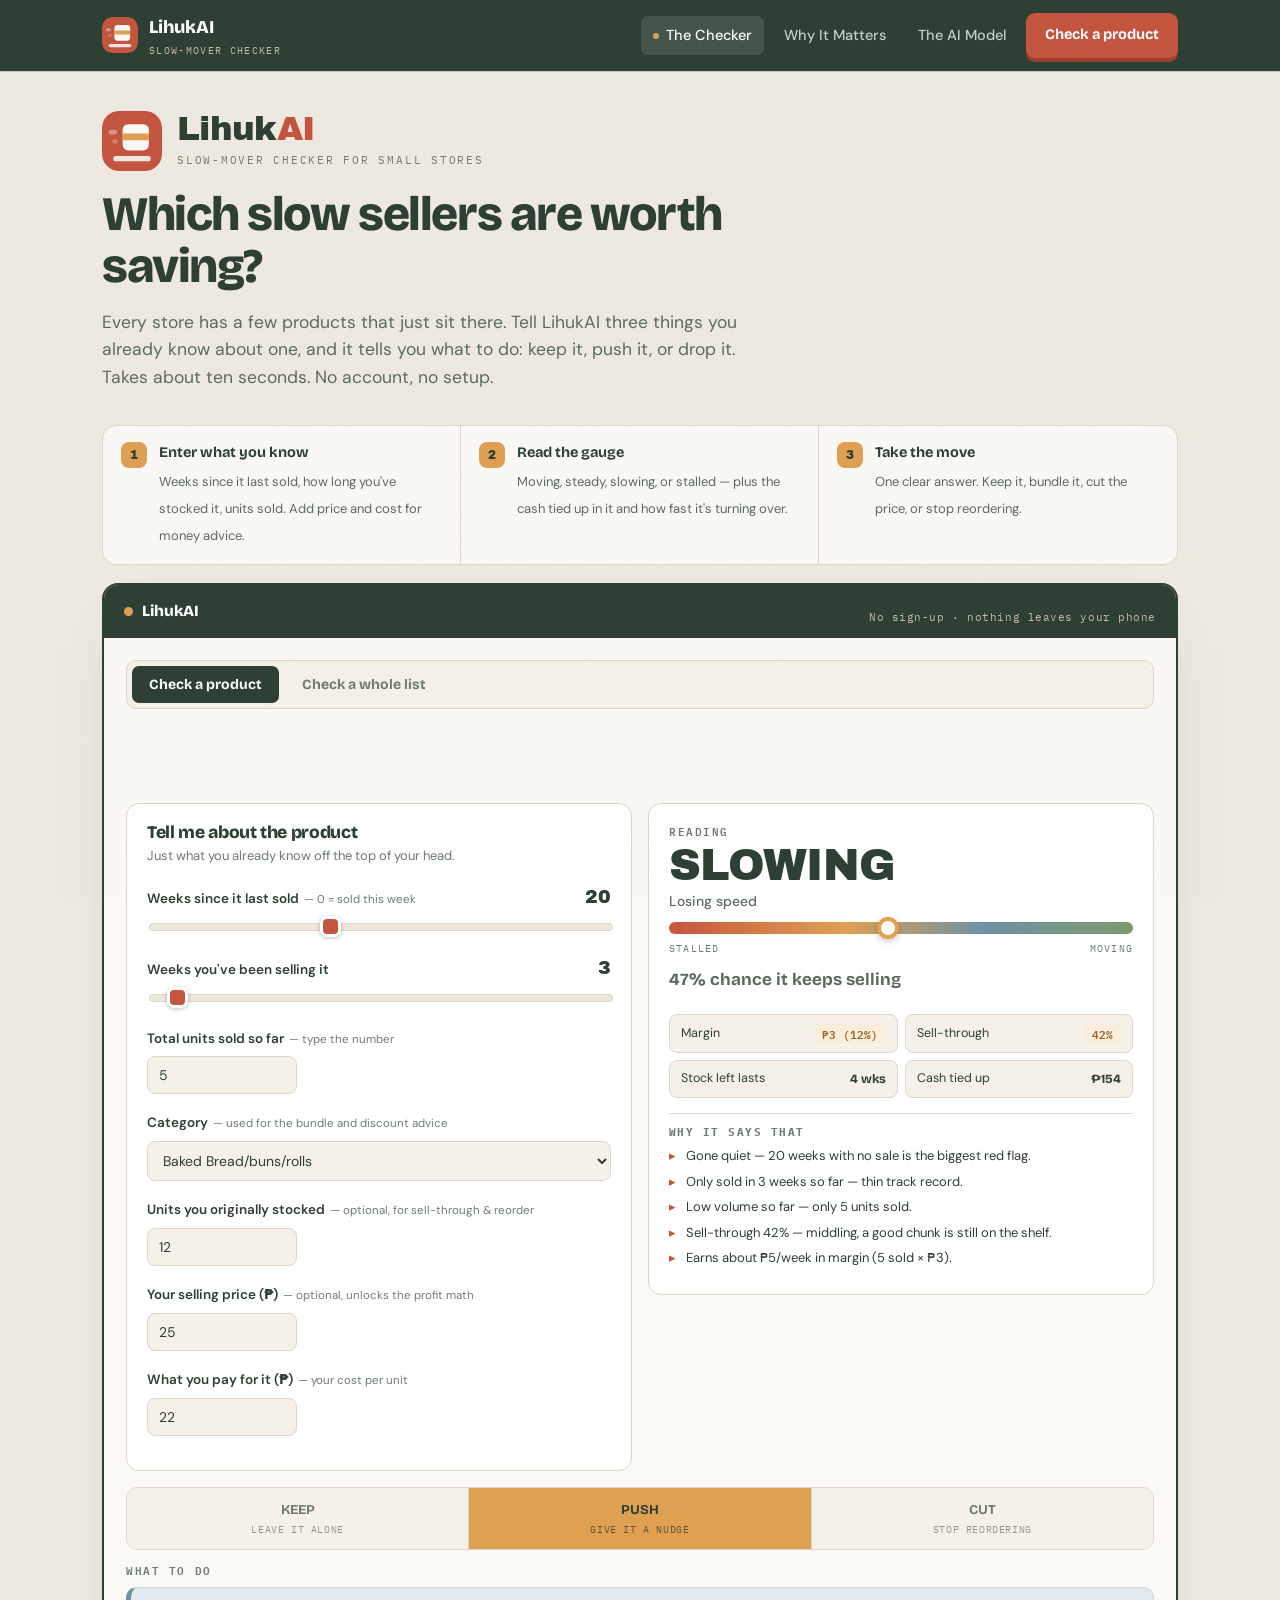
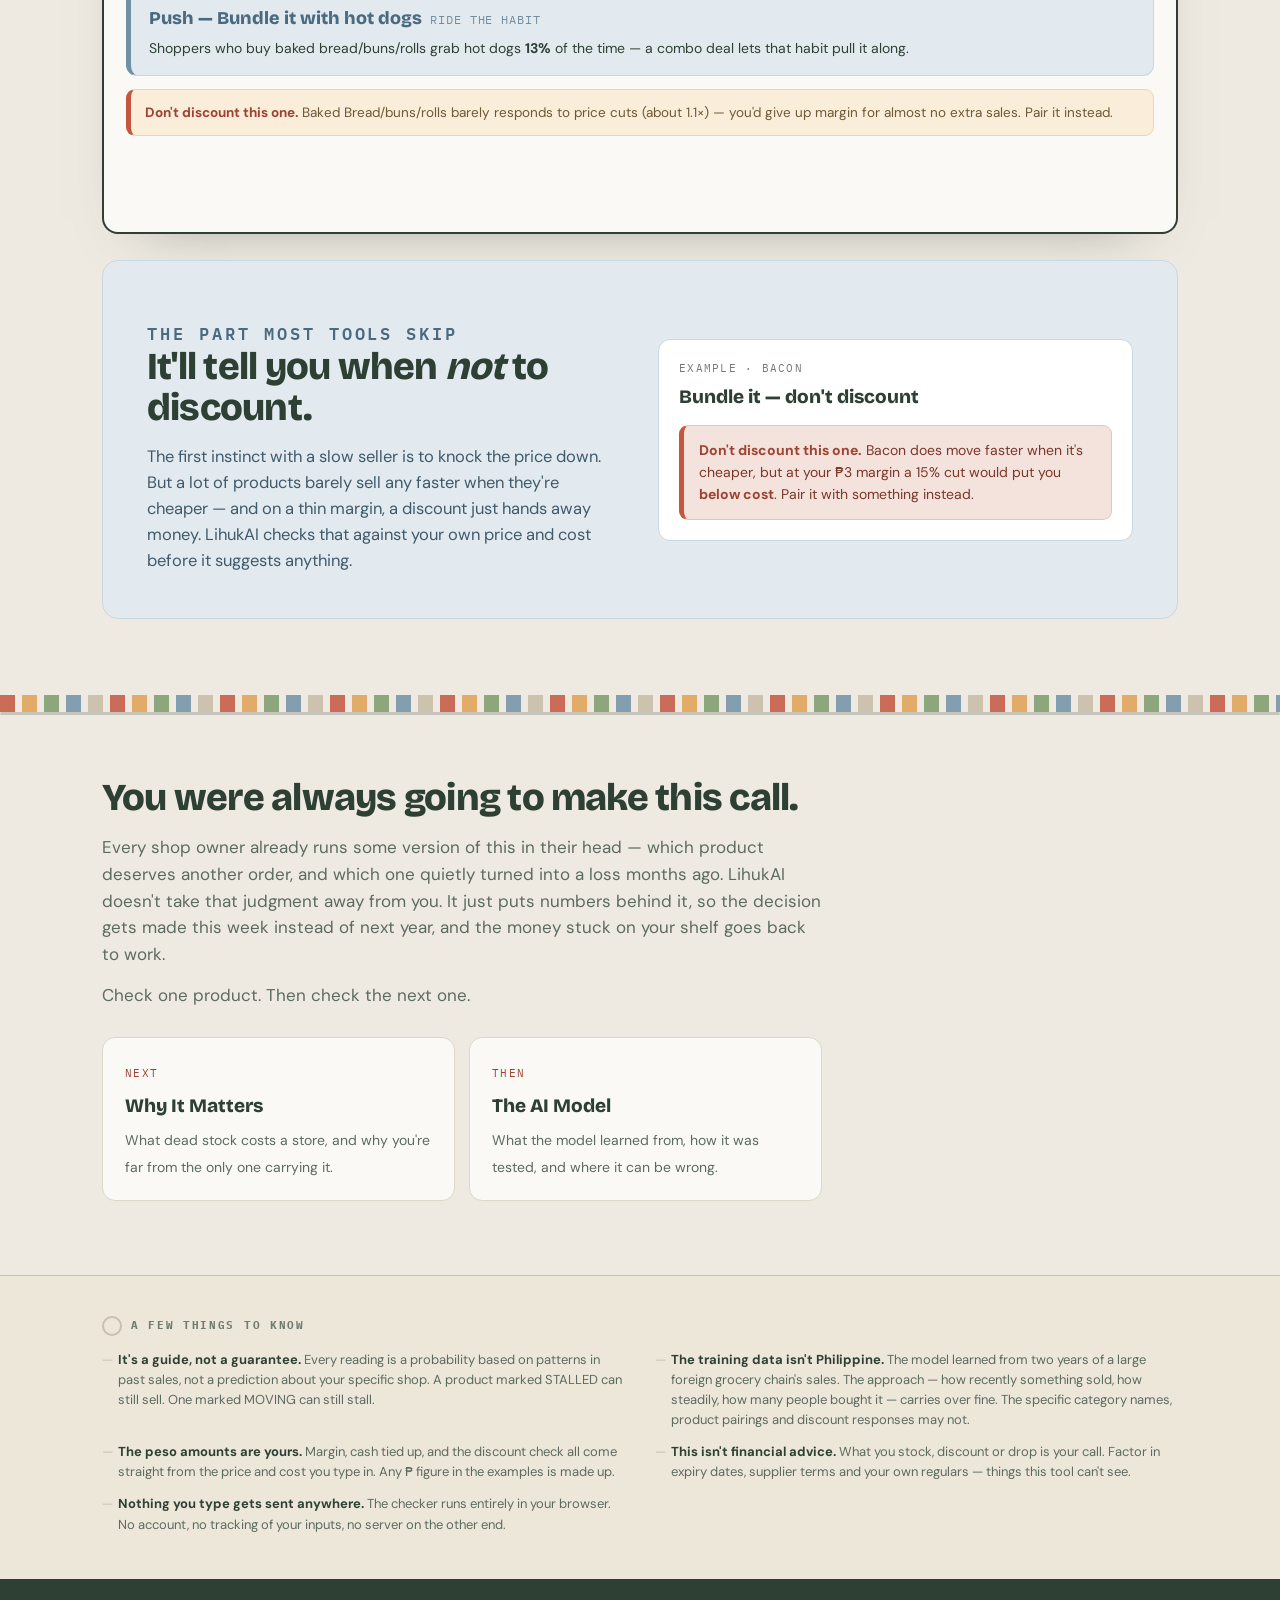
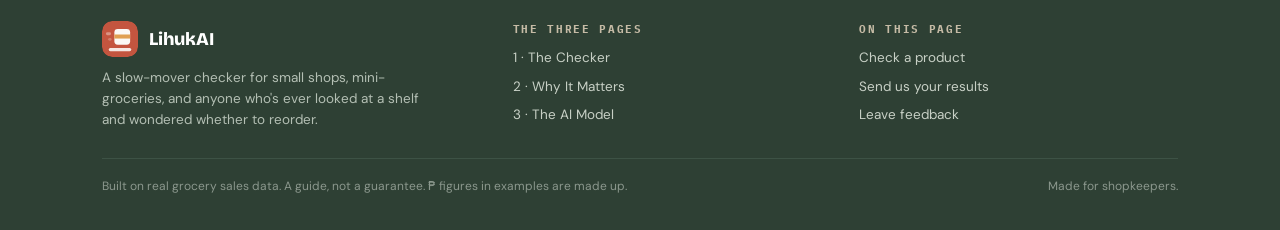
<file: index.html>
<!doctype html>
<html lang="en"><head>
<meta charset="utf-8"><meta name="viewport" content="width=device-width, initial-scale=1">
<title>LihukAI — the slow-mover checker</title>
<meta name="description" content="Tell LihukAI three things about a product that isn't selling. It tells you whether to push it, bundle it, discount it, or drop it.">
<link rel="icon" href="data:image/svg+xml,%3Csvg xmlns='http://www.w3.org/2000/svg' viewBox='0 0 32 32'%3E%3Crect width='32' height='32' rx='8' fill='%23C4553F'/%3E%3Crect x='3.5' y='10' width='4.5' height='2.6' rx='1.3' fill='%23FBF9F5' opacity='.38'/%3E%3Crect x='5.5' y='15' width='3' height='2.6' rx='1.3' fill='%23FBF9F5' opacity='.24'/%3E%3Crect x='11' y='7' width='14' height='14' rx='3' fill='%23FBF9F5'/%3E%3Crect x='11' y='12' width='14' height='3.6' fill='%23E0A052'/%3E%3Crect x='6' y='24' width='20' height='2.8' rx='1.4' fill='%23FBF9F5' opacity='.9'/%3E%3C/svg%3E">
<link rel="preconnect" href="https://fonts.googleapis.com">
<link rel="preconnect" href="https://fonts.gstatic.com" crossorigin>
<link href="https://fonts.googleapis.com/css2?family=Archivo+Black&family=Bricolage+Grotesque:opsz,wght@12..96,600;12..96,700;12..96,800&family=DM+Sans:opsz,wght@9..40,400;9..40,500;9..40,600;9..40,700&family=IBM+Plex+Mono:wght@400;500;600&display=swap" rel="stylesheet">
<link rel="stylesheet" href="assets/site.css">
</head>
<body>
<svg class="grain" aria-hidden="true"><filter id="grainf"><feTurbulence type="fractalNoise" baseFrequency="0.85" numOctaves="2" stitchTiles="stitch"/><feColorMatrix type="saturate" values="0"/></filter><rect width="100%" height="100%" filter="url(#grainf)"/></svg>

<div class="navbar"><div class="wrap"><nav>
  <a class="brand" href="index.html">
    <span class="mark" aria-hidden="true"><svg viewBox="0 0 32 32"><rect width="32" height="32" rx="9" fill="#C4553F"/><rect x="3.5" y="10" width="4.5" height="2.6" rx="1.3" fill="#FBF9F5" opacity=".38"/><rect x="5.5" y="15" width="3" height="2.6" rx="1.3" fill="#FBF9F5" opacity=".24"/><rect x="11" y="7" width="14" height="14" rx="3" fill="#FBF9F5"/><rect x="11" y="12" width="14" height="3.6" fill="#E0A052"/><rect x="6" y="24" width="20" height="2.8" rx="1.4" fill="#FBF9F5" opacity=".9"/></svg></span>
    <span>LihukAI<small>Slow-mover checker</small></span>
  </a>
  <div class="navlinks">
    <a href="index.html">The Checker</a>
    <a href="why.html">Why It Matters</a>
    <a href="model.html">The AI Model</a>
    <a href="#try" class="btn btn-primary" style="padding:11px 19px;font-size:14.5px"><span class="cta-long">Check a product</span><span class="cta-short">Start →</span></a>
  </div>
</nav></div></div>

<div class="wrap">
  <header class="pagehero tight">
    <div class="lockup">
      <span class="lmark" aria-hidden="true"><svg viewBox="0 0 32 32"><rect width="32" height="32" rx="9" fill="#C4553F"/><rect x="3.5" y="10" width="4.5" height="2.6" rx="1.3" fill="#FBF9F5" opacity=".38"/><rect x="5.5" y="15" width="3" height="2.6" rx="1.3" fill="#FBF9F5" opacity=".24"/><rect x="11" y="7" width="14" height="14" rx="3" fill="#FBF9F5"/><rect x="11" y="12" width="14" height="3.6" fill="#E0A052"/><rect x="6" y="24" width="20" height="2.8" rx="1.4" fill="#FBF9F5" opacity=".9"/></svg></span>
      <div>
        <div class="lname">Lihuk<i>AI</i></div>
        <div class="ltag">Slow-mover checker for small stores</div>
      </div>
    </div>
    <h1>Which slow sellers are worth saving?</h1>
    <p class="lead">Every store has a few products that just sit there. Tell LihukAI three things you already know
      about one, and it tells you what to do: keep it, push it, or drop it. Takes about ten seconds. No account,
      no setup.</p>
  </header>
</div>

<!-- ============================================================
     THE CHECKER
     ============================================================ -->
<section id="try" style="padding-top:8px"><div class="wrap">

  <div class="howstrip">
    <div class="hs"><span class="num">1</span><div><b>Enter what you know</b>
      <span>Weeks since it last sold, how long you've stocked it, units sold. Add price and cost for money advice.</span></div></div>
    <div class="hs"><span class="num">2</span><div><b>Read the gauge</b>
      <span>Moving, steady, slowing, or stalled — plus the cash tied up in it and how fast it's turning over.</span></div></div>
    <div class="hs"><span class="num">3</span><div><b>Take the move</b>
      <span>One clear answer. Keep it, bundle it, cut the price, or stop reordering.</span></div></div>
  </div>

  <div id="app">
    <div class="appbar">
      <div class="ttl"><span></span> LihukAI</div>
      <div class="note">No sign-up · nothing leaves your phone</div>
    </div>
    <div class="appbody">
      <nav class="tabs" id="tabs">
        <button class="on" data-t="check">Check a product</button>
        <button data-t="batch">Check a whole list</button>
      </nav>

      <section class="tab on" id="check">
        <div class="grid2">
          <div class="card">
            <h2>Tell me about the product</h2>
            <p class="sub">Just what you already know off the top of your head.</p>
            <div class="field"><div class="top"><div><label for="stale">Weeks since it last sold</label>
              <span class="hint">— 0 = sold this week</span></div><span class="val" id="stale-v">20</span></div>
              <input type="range" id="stale" min="0" max="52" value="20"></div>
            <div class="field"><div class="top"><div><label for="weeks">Weeks you've been selling it</label></div>
              <span class="val" id="weeks-v">3</span></div><input type="range" id="weeks" min="1" max="52" value="3"></div>
            <div class="field"><label for="units">Total units sold so far</label>
              <span class="hint">— type the number</span><br>
              <input type="number" id="units" min="0" step="1" value="5" style="width:150px;margin-top:6px"></div>
            <div class="field"><label for="cat">Category</label>
              <span class="hint">— used for the bundle and discount advice</span><br>
              <select id="cat" style="width:100%;margin-top:6px"></select></div>
            <div class="field"><label for="stock">Units you originally stocked</label>
              <span class="hint">— optional, for sell-through &amp; reorder</span><br>
              <input type="number" id="stock" min="0" step="1" value="12" style="width:150px;margin-top:6px"></div>
            <div class="field"><label for="price">Your selling price (₱)</label>
              <span class="hint">— optional, unlocks the profit math</span><br>
              <input type="number" id="price" min="0" step="0.01" value="25" style="width:150px;margin-top:6px"></div>
            <div class="field"><label for="cost">What you pay for it (₱)</label>
              <span class="hint">— your cost per unit</span><br>
              <input type="number" id="cost" min="0" step="0.01" value="22" style="width:150px;margin-top:6px"></div>
          </div>
          <div class="card">
            <div class="reading">
              <p class="verdict" id="verdict"><small>Reading</small>STEADY</p>
              <div class="gauge">
                <div class="gbar"><i id="gpin" style="left:50%"></i></div>
                <div class="gscale"><span>STALLED</span><span>MOVING</span></div>
              </div>
              <p class="pbig" id="pbig">— chance it keeps selling</p>
            </div>
            <div class="chips">
              <span class="chip" id="margin-chip">Margin <b id="margin">–</b></span>
              <span class="chip" id="str-chip">Sell-through <b id="str">–</b></span>
              <span class="chip" id="reorder-chip">Stock left lasts <b id="reorder">–</b></span>
              <span class="chip" id="frozen-chip">Cash tied up <b id="frozen">–</b></span>
            </div>
            <div class="why"><h3>Why it says that</h3><ul id="why"></ul></div>
          </div>
        </div>
        <div id="check-rescue" style="margin-top:16px"></div>
      </section>

      <section class="tab" id="batch">
        <div class="card">
          <h2>Check a whole list at once</h2>
          <p class="sub">Type them in or upload a filled-in file. Enter the three numbers for each and you'll see
            which ones are worth keeping. The category is for your own reference — the reading runs on the sales numbers.</p>
          <div class="mode-toggle"><button id="mode-type" class="on" type="button">Type it in</button><button id="mode-upload" type="button">Upload a list</button></div>
          <div id="upload-panel" style="display:none">
            <p>Download the template, fill it in (it opens in Excel), save it as CSV, then drop it back here. It only reads the numbers you type. It doesn't connect to your register.</p>
            <button class="addbtn" id="dl-template" type="button">↓ Download CSV template</button>
            <label class="dropzone" id="dropzone"><input type="file" id="csv-file" accept=".csv" style="display:none"><span>Drop your filled-in CSV here — or click to choose</span></label>
            <div id="upload-msg"></div>
          </div>
          <div class="hscroll">
            <div class="srow-head"><span>Product</span><span>Category</span><span>Wks since sold</span><span>Wks selling</span>
              <span>Units sold</span><span>Reading</span><span></span></div>
            <div id="rows"></div>
          </div>
          <button class="addbtn" id="addrow">+ Add product</button>
          <div class="summary" id="batch-summary"></div>
        </div>
      </section>
    </div>
  </div>

  <div class="uvp" style="margin-top:26px">
    <div>
      <p class="eyebrow">The part most tools skip</p>
      <h2>It'll tell you when <em>not</em> to discount.</h2>
      <p>The first instinct with a slow seller is to knock the price down. But a lot of products barely sell any
        faster when they're cheaper — and on a thin margin, a discount just hands away money. LihukAI checks that
        against your own price and cost before it suggests anything.</p>
    </div>
    <div class="demo">
      <div class="microlabel" style="text-transform:uppercase;letter-spacing:.12em;font-size:10.5px">Example · bacon</div>
      <div style="font-family:var(--f-head);font-weight:800;font-size:19px;margin:6px 0 13px">Bundle it — don't discount</div>
      <div class="warnbox"><b>Don't discount this one.</b> Bacon does move faster when it's cheaper, but at your ₱3 margin a 15% cut would put you <b>below cost</b>. Pair it with something instead.</div>
    </div>
  </div>
</div></section>

<div class="shelfrule" aria-hidden="true"></div>

<!-- ============================================================
     SIGN-OFF
     ============================================================ -->
<section style="padding-top:58px"><div class="wrap">
  <div class="signoff">
    <h2>You were always going to make this call.</h2>
    <p>Every shop owner already runs some version of this in their head — which product deserves another order,
      and which one quietly turned into a loss months ago. LihukAI doesn't take that judgment away from you. It
      just puts numbers behind it, so the decision gets made this week instead of next year, and the money stuck
      on your shelf goes back to work.</p>
    <p>Check one product. Then check the next one.</p>
    <div class="nextup">
      <a class="nextcard" href="why.html">
        <span class="k">Next</span>
        <b>Why It Matters</b>
        <span>What dead stock costs a store, and why you're far from the only one carrying it.</span>
      </a>
      <a class="nextcard" href="model.html">
        <span class="k">Then</span>
        <b>The AI Model</b>
        <span>What the model learned from, how it was tested, and where it can be wrong.</span>
      </a>
    </div>
  </div>
</div></section>

<div class="disclaimer"><div class="wrap">
  <h4>A few things to know</h4>
  <ul>
    <li><b>It's a guide, not a guarantee.</b> Every reading is a probability based on patterns in past sales, not a prediction about your specific shop. A product marked STALLED can still sell. One marked MOVING can still stall.</li>
    <li><b>The training data isn't Philippine.</b> The model learned from two years of a large foreign grocery chain's sales. The approach — how recently something sold, how steadily, how many people bought it — carries over fine. The specific category names, product pairings and discount responses may not.</li>
    <li><b>The peso amounts are yours.</b> Margin, cash tied up, and the discount check all come straight from the price and cost you type in. Any ₱ figure in the examples is made up.</li>
    <li><b>This isn't financial advice.</b> What you stock, discount or drop is your call. Factor in expiry dates, supplier terms and your own regulars — things this tool can't see.</li>
    <li><b>Nothing you type gets sent anywhere.</b> The checker runs entirely in your browser. No account, no tracking of your inputs, no server on the other end.</li>
  </ul>
</div></div>

<footer class="sitefoot"><div class="wrap">
  <div class="cols">
    <div>
      <div class="brand"><span class="mark" aria-hidden="true"><svg viewBox="0 0 32 32"><rect width="32" height="32" rx="9" fill="#C4553F"/><rect x="3.5" y="10" width="4.5" height="2.6" rx="1.3" fill="#FBF9F5" opacity=".38"/><rect x="5.5" y="15" width="3" height="2.6" rx="1.3" fill="#FBF9F5" opacity=".24"/><rect x="11" y="7" width="14" height="14" rx="3" fill="#FBF9F5"/><rect x="11" y="12" width="14" height="3.6" fill="#E0A052"/><rect x="6" y="24" width="20" height="2.8" rx="1.4" fill="#FBF9F5" opacity=".9"/></svg></span> <span>LihukAI</span></div>
      <p style="margin:0;max-width:36ch">A slow-mover checker for small shops, mini-groceries, and anyone who's ever looked at a shelf and wondered whether to reorder.</p>
    </div>
    <div><h5>The three pages</h5><ul>
      <li><a href="index.html">1 · The Checker</a></li>
      <li><a href="why.html">2 · Why It Matters</a></li>
      <li><a href="model.html">3 · The AI Model</a></li>
    </ul></div>
    <div><h5>On this page</h5><ul>
      <li><a href="#try">Check a product</a></li>
      <li><a href="model.html#contribute">Send us your results</a></li>
      <li><a href="model.html#feedback">Leave feedback</a></li>
    </ul></div>
  </div>
  <div class="fine">
    <span>Built on real grocery sales data. A guide, not a guarantee. ₱ figures in examples are made up.</span>
    <span>Made for shopkeepers.</span>
  </div>
</div></footer>

<script src="assets/model.js"></script>
<script src="assets/checker.js"></script>
</body></html>
</file>
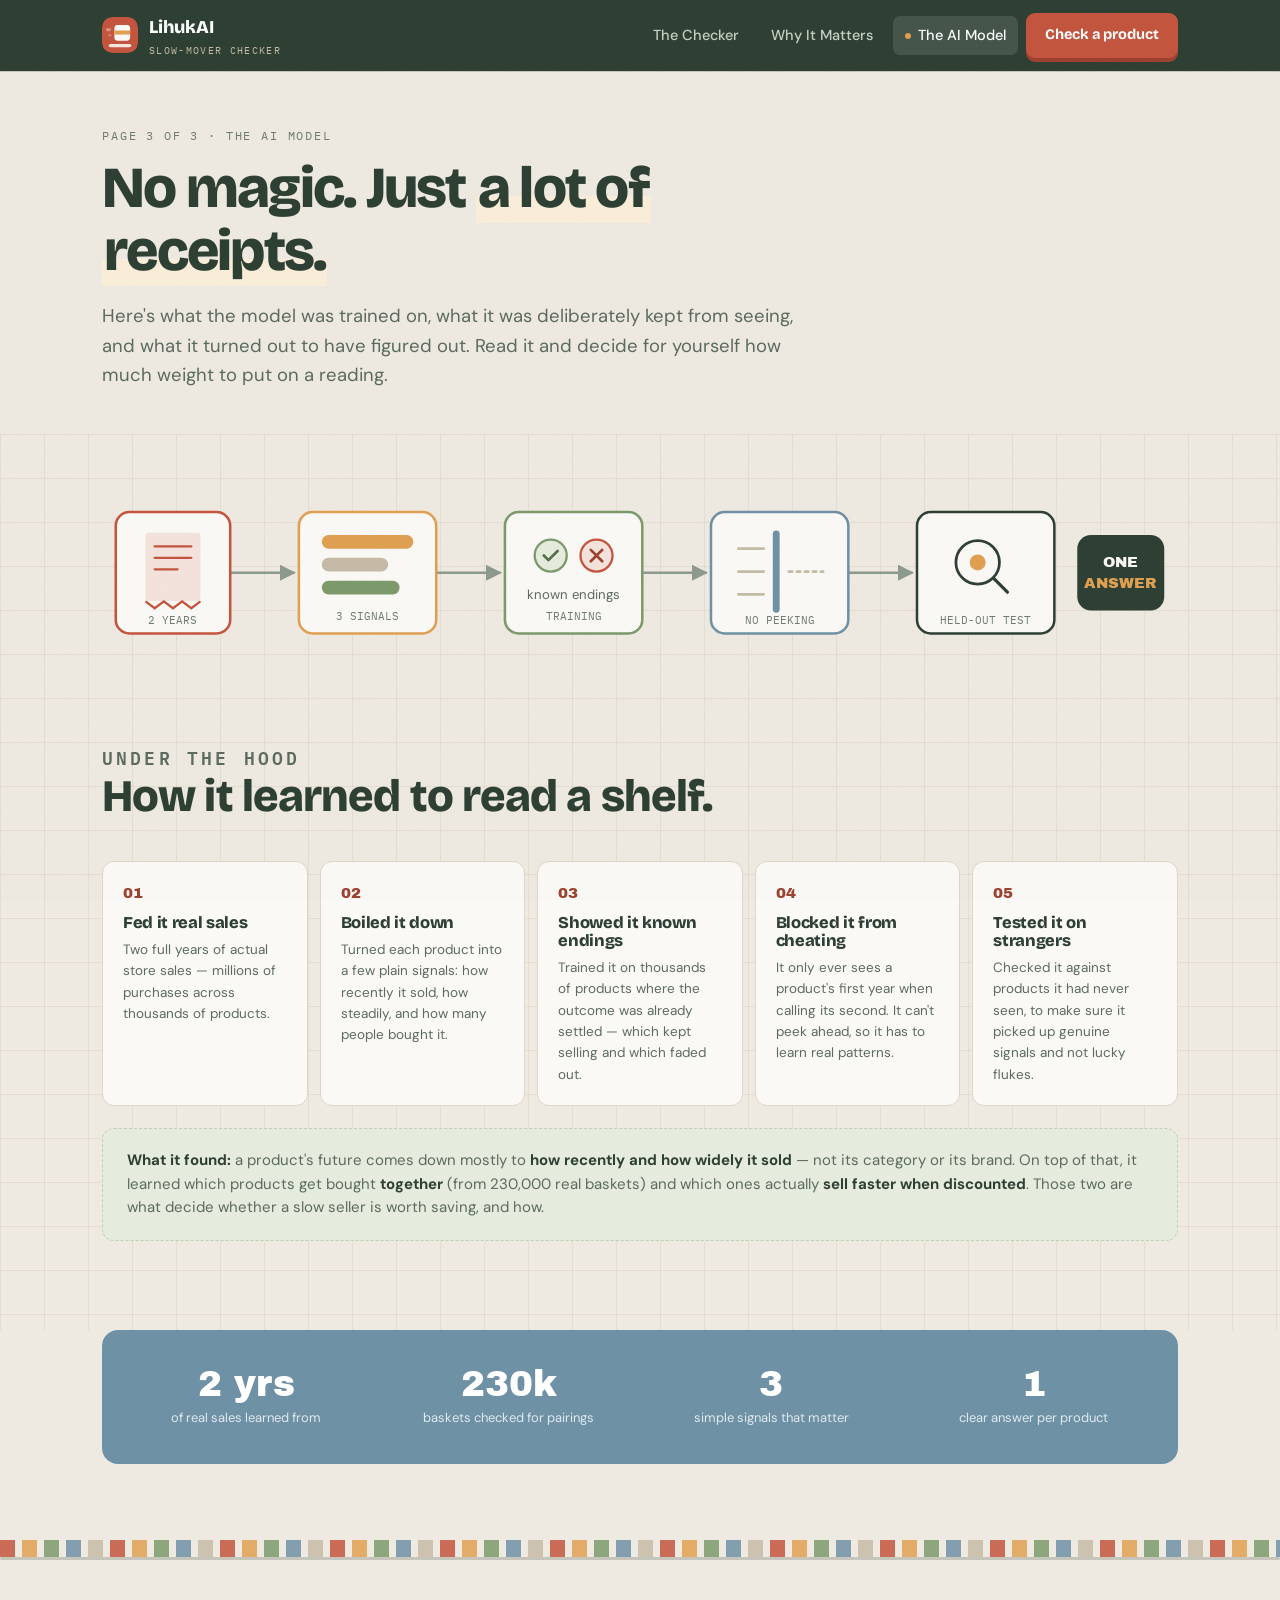
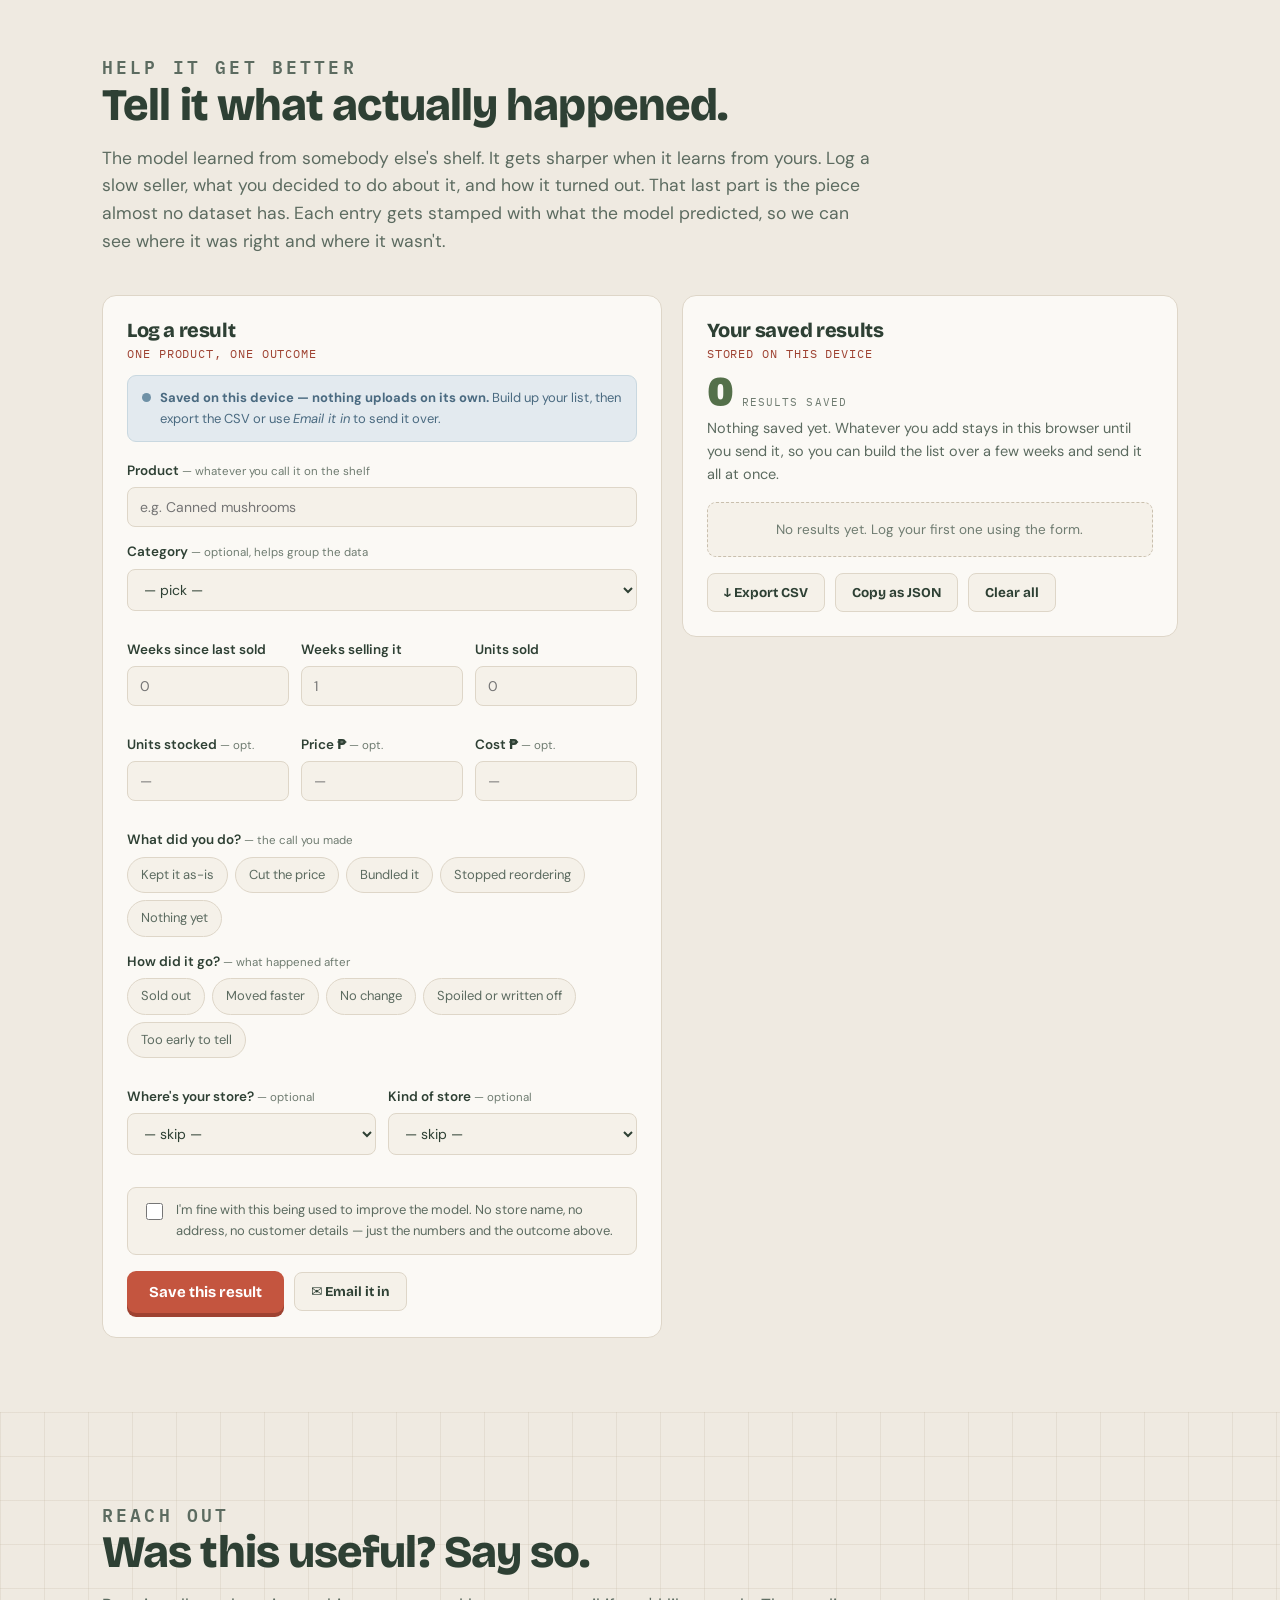
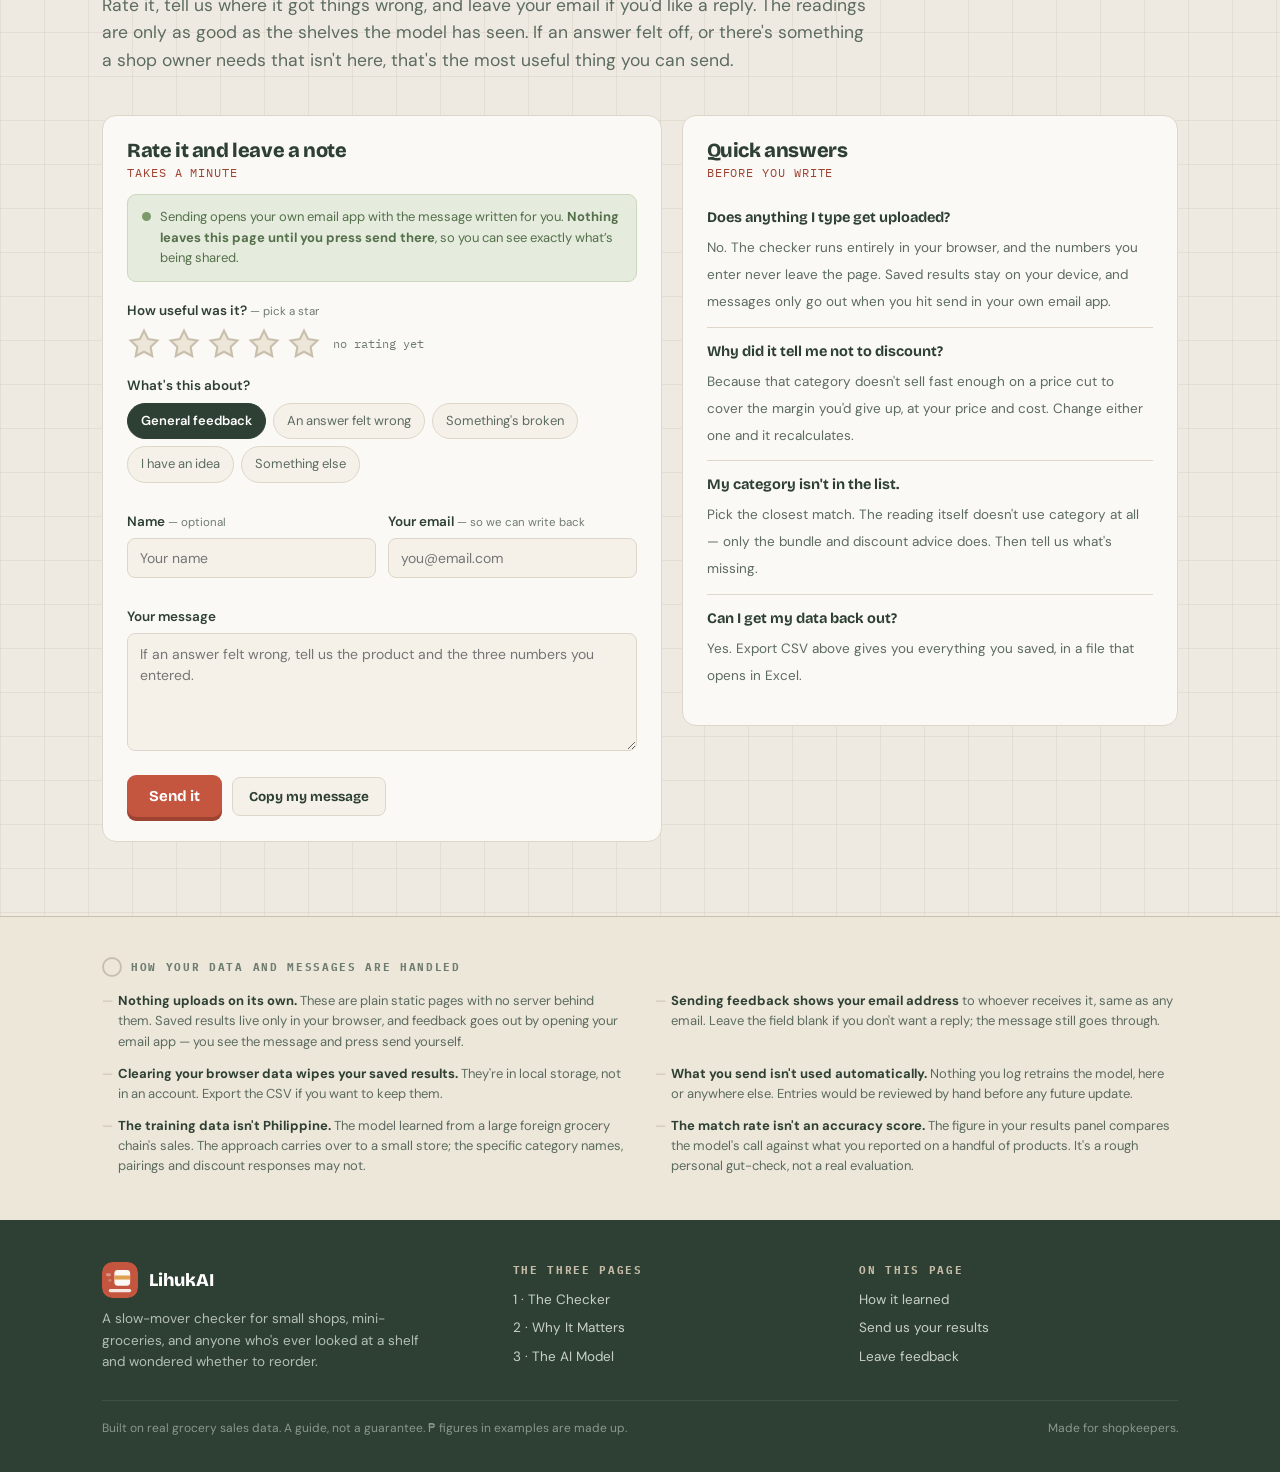
<file: model.html>
<!doctype html>
<html lang="en"><head>
<meta charset="utf-8"><meta name="viewport" content="width=device-width, initial-scale=1">
<title>LihukAI — the AI model</title>
<meta name="description" content="What the LihukAI model learned from, how it was tested, where it can be wrong — plus a way to send in your own results and rate the app.">
<link rel="icon" href="data:image/svg+xml,%3Csvg xmlns='http://www.w3.org/2000/svg' viewBox='0 0 32 32'%3E%3Crect width='32' height='32' rx='8' fill='%23C4553F'/%3E%3Crect x='3.5' y='10' width='4.5' height='2.6' rx='1.3' fill='%23FBF9F5' opacity='.38'/%3E%3Crect x='5.5' y='15' width='3' height='2.6' rx='1.3' fill='%23FBF9F5' opacity='.24'/%3E%3Crect x='11' y='7' width='14' height='14' rx='3' fill='%23FBF9F5'/%3E%3Crect x='11' y='12' width='14' height='3.6' fill='%23E0A052'/%3E%3Crect x='6' y='24' width='20' height='2.8' rx='1.4' fill='%23FBF9F5' opacity='.9'/%3E%3C/svg%3E">
<link rel="preconnect" href="https://fonts.googleapis.com">
<link rel="preconnect" href="https://fonts.gstatic.com" crossorigin>
<link href="https://fonts.googleapis.com/css2?family=Archivo+Black&family=Bricolage+Grotesque:opsz,wght@12..96,600;12..96,700;12..96,800&family=DM+Sans:opsz,wght@9..40,400;9..40,500;9..40,600;9..40,700&family=IBM+Plex+Mono:wght@400;500;600&display=swap" rel="stylesheet">
<link rel="stylesheet" href="assets/site.css">
</head>
<body>
<svg class="grain" aria-hidden="true"><filter id="grainf"><feTurbulence type="fractalNoise" baseFrequency="0.85" numOctaves="2" stitchTiles="stitch"/><feColorMatrix type="saturate" values="0"/></filter><rect width="100%" height="100%" filter="url(#grainf)"/></svg>

<div class="navbar"><div class="wrap"><nav>
  <a class="brand" href="index.html">
    <span class="mark" aria-hidden="true"><svg viewBox="0 0 32 32"><rect width="32" height="32" rx="9" fill="#C4553F"/><rect x="3.5" y="10" width="4.5" height="2.6" rx="1.3" fill="#FBF9F5" opacity=".38"/><rect x="5.5" y="15" width="3" height="2.6" rx="1.3" fill="#FBF9F5" opacity=".24"/><rect x="11" y="7" width="14" height="14" rx="3" fill="#FBF9F5"/><rect x="11" y="12" width="14" height="3.6" fill="#E0A052"/><rect x="6" y="24" width="20" height="2.8" rx="1.4" fill="#FBF9F5" opacity=".9"/></svg></span>
    <span>LihukAI<small>Slow-mover checker</small></span>
  </a>
  <div class="navlinks">
    <a href="index.html">The Checker</a>
    <a href="why.html">Why It Matters</a>
    <a href="model.html">The AI Model</a>
    <a href="index.html#try" class="btn btn-primary" style="padding:11px 19px;font-size:14.5px"><span class="cta-long">Check a product</span><span class="cta-short">Start →</span></a>
  </div>
</nav></div></div>

<div class="wrap">
  <header class="pagehero">
    <p class="step-of">Page 3 of 3 · The AI Model</p>
    <h1>No magic. Just <span class="hl">a lot of receipts.</span></h1>
    <p class="lead">Here's what the model was trained on, what it was deliberately kept from seeing, and what it
      turned out to have figured out. Read it and decide for yourself how much weight to put on a reading.</p>
  </header>
</div>

<!-- ============================================================
     HOW IT LEARNED
     ============================================================ -->
<section id="how" class="gridpaper" style="padding-top:30px"><div class="wrap">

  <svg viewBox="0 0 940 190" xmlns="http://www.w3.org/2000/svg" role="img" style="width:100%;height:auto;margin-bottom:40px"
       aria-label="Pipeline: two years of real sales, reduced to three signals, trained on products whose endings were known, walled off from future data, then tested on products it had never seen.">
    <defs><marker id="ar2" viewBox="0 0 10 10" refX="9" refY="5" markerWidth="7" markerHeight="7" orient="auto">
      <path d="M0 0 10 5 0 10z" fill="#8D9A8D"/></marker></defs>
    <line x1="112" y1="95" x2="168" y2="95" stroke="#8D9A8D" stroke-width="2" marker-end="url(#ar2)"/>
    <line x1="292" y1="95" x2="348" y2="95" stroke="#8D9A8D" stroke-width="2" marker-end="url(#ar2)"/>
    <line x1="472" y1="95" x2="528" y2="95" stroke="#8D9A8D" stroke-width="2" marker-end="url(#ar2)"/>
    <line x1="652" y1="95" x2="708" y2="95" stroke="#8D9A8D" stroke-width="2" marker-end="url(#ar2)"/>

    <g><rect x="12" y="42" width="100" height="106" rx="12" fill="#FBF9F5" stroke="#C4553F" stroke-width="2.2"/>
      <rect x="38" y="60" width="48" height="60" rx="3" fill="#F4E2DC"/>
      <path d="M38 120l8 6 8-6 8 6 8-6 8 6 8-6" fill="none" stroke="#C4553F" stroke-width="2"/>
      <path d="M46 72h32M46 82h32M46 92h20" stroke="#C4553F" stroke-width="2" stroke-linecap="round"/>
      <text x="62" y="140" text-anchor="middle" font-family="IBM Plex Mono, monospace" font-size="9.5" fill="#6F7C71">2 YEARS</text></g>
    <g><rect x="172" y="42" width="120" height="106" rx="12" fill="#FBF9F5" stroke="#E0A052" stroke-width="2.2"/>
      <rect x="192" y="62" width="80" height="12" rx="6" fill="#E0A052"/>
      <rect x="192" y="82" width="58" height="12" rx="6" fill="#C6BBA6"/>
      <rect x="192" y="102" width="68" height="12" rx="6" fill="#7C9A6B"/>
      <text x="232" y="136" text-anchor="middle" font-family="IBM Plex Mono, monospace" font-size="9.5" fill="#6F7C71">3 SIGNALS</text></g>
    <g><rect x="352" y="42" width="120" height="106" rx="12" fill="#FBF9F5" stroke="#7C9A6B" stroke-width="2.2"/>
      <circle cx="392" cy="80" r="14" fill="#E5EBDD" stroke="#7C9A6B" stroke-width="2"/>
      <path d="M386 80l4 4 8-8" stroke="#54704A" stroke-width="2.4" fill="none" stroke-linecap="round" stroke-linejoin="round"/>
      <circle cx="432" cy="80" r="14" fill="#F4E2DC" stroke="#C4553F" stroke-width="2"/>
      <path d="M427 75l10 10m0-10l-10 10" stroke="#9E4231" stroke-width="2.4" stroke-linecap="round"/>
      <text x="412" y="118" text-anchor="middle" font-family="DM Sans, sans-serif" font-size="11.5" fill="#5C6B60">known endings</text>
      <text x="412" y="136" text-anchor="middle" font-family="IBM Plex Mono, monospace" font-size="9.5" fill="#6F7C71">TRAINING</text></g>
    <g><rect x="532" y="42" width="120" height="106" rx="12" fill="#FBF9F5" stroke="#6F91A6" stroke-width="2.2"/>
      <rect x="586" y="58" width="6" height="72" rx="3" fill="#6F91A6"/>
      <path d="M556 74h22M556 94h22M556 114h22" stroke="#C6BBA6" stroke-width="2.4" stroke-linecap="round"/>
      <path d="M600 94h30" stroke="#C6BBA6" stroke-width="2.4" stroke-linecap="round" stroke-dasharray="3 4"/>
      <text x="592" y="140" text-anchor="middle" font-family="IBM Plex Mono, monospace" font-size="9.5" fill="#6F7C71">NO PEEKING</text></g>
    <g><rect x="712" y="42" width="120" height="106" rx="12" fill="#FBF9F5" stroke="#2E4034" stroke-width="2.2"/>
      <circle cx="765" cy="86" r="19" fill="none" stroke="#2E4034" stroke-width="2.4"/>
      <path d="M779 100l12 12" stroke="#2E4034" stroke-width="2.8" stroke-linecap="round"/>
      <circle cx="765" cy="86" r="7" fill="#E0A052"/>
      <text x="772" y="140" text-anchor="middle" font-family="IBM Plex Mono, monospace" font-size="9.5" fill="#6F7C71">HELD-OUT TEST</text></g>
    <g><rect x="852" y="62" width="76" height="66" rx="12" fill="#2E4034"/>
      <text x="890" y="90" text-anchor="middle" font-family="Archivo Black, sans-serif" font-size="13" fill="#FBF9F5">ONE</text>
      <text x="890" y="108" text-anchor="middle" font-family="Archivo Black, sans-serif" font-size="13" fill="#E0A052">ANSWER</text></g>
  </svg>

  <div class="sec-head"><p class="eyebrow">Under the hood</p>
    <h2>How it learned to read a shelf.</h2></div>
  <div class="story">
    <div class="stepcard"><div class="num">01</div><h3>Fed it real sales</h3>
      <p>Two full years of actual store sales — millions of purchases across thousands of products.</p></div>
    <div class="stepcard"><div class="num">02</div><h3>Boiled it down</h3>
      <p>Turned each product into a few plain signals: how recently it sold, how steadily, and how many people bought it.</p></div>
    <div class="stepcard"><div class="num">03</div><h3>Showed it known endings</h3>
      <p>Trained it on thousands of products where the outcome was already settled — which kept selling and which faded out.</p></div>
    <div class="stepcard"><div class="num">04</div><h3>Blocked it from cheating</h3>
      <p>It only ever sees a product's first year when calling its second. It can't peek ahead, so it has to learn real patterns.</p></div>
    <div class="stepcard"><div class="num">05</div><h3>Tested it on strangers</h3>
      <p>Checked it against products it had never seen, to make sure it picked up genuine signals and not lucky flukes.</p></div>
  </div>
  <p class="discovered"><b>What it found:</b> a product's future comes down mostly to <b>how recently and how
    widely it sold</b> — not its category or its brand. On top of that, it learned which products get bought
    <b>together</b> (from 230,000 real baskets) and which ones actually <b>sell faster when discounted</b>. Those
    two are what decide whether a slow seller is worth saving, and how.</p>
</div></section>

<section style="padding-top:0"><div class="wrap"><div class="stats"><div class="wrap"><div class="row">
  <div><div class="big">2 yrs</div><div class="lbl">of real sales learned from</div></div>
  <div><div class="big">230k</div><div class="lbl">baskets checked for pairings</div></div>
  <div><div class="big">3</div><div class="lbl">simple signals that matter</div></div>
  <div><div class="big">1</div><div class="lbl">clear answer per product</div></div>
</div></div></div></div></section>

<div class="shelfrule" aria-hidden="true"></div>

<!-- ============================================================
     SEND US YOUR RESULTS
     ============================================================ -->
<section id="contribute"><div class="wrap">
  <div class="sec-head">
    <p class="eyebrow">Help it get better</p>
    <h2>Tell it what actually happened.</h2>
    <p>The model learned from somebody else's shelf. It gets sharper when it learns from yours. Log a slow seller,
      what you decided to do about it, and how it turned out. That last part is the piece almost no dataset has.
      Each entry gets stamped with what the model predicted, so we can see where it was right and where it wasn't.</p>
  </div>

  <div class="formwrap">
    <div class="panel">
      <h3>Log a result</h3>
      <p class="panelsub">One product, one outcome</p>
      <div class="whereto local" id="contrib-where"><span class="dot"></span><span id="contrib-where-txt">Checking where this goes…</span></div>

      <form id="contrib-form" novalidate>
        <div class="f"><label for="c-name">Product <span class="hint">— whatever you call it on the shelf</span></label>
          <input type="text" id="c-name" placeholder="e.g. Canned mushrooms" maxlength="80"></div>
        <div class="f"><label for="c-cat">Category <span class="hint">— optional, helps group the data</span></label>
          <select id="c-cat"></select></div>
        <div class="frow3">
          <div class="f"><label for="c-stale">Weeks since last sold</label>
            <input type="number" id="c-stale" min="0" max="520" step="1" placeholder="0"></div>
          <div class="f"><label for="c-weeks">Weeks selling it</label>
            <input type="number" id="c-weeks" min="1" max="520" step="1" placeholder="1"></div>
          <div class="f"><label for="c-units">Units sold</label>
            <input type="number" id="c-units" min="0" step="1" placeholder="0"></div>
        </div>
        <div class="frow3">
          <div class="f"><label for="c-stock">Units stocked <span class="hint">— opt.</span></label>
            <input type="number" id="c-stock" min="0" step="1" placeholder="—"></div>
          <div class="f"><label for="c-price">Price ₱ <span class="hint">— opt.</span></label>
            <input type="number" id="c-price" min="0" step="0.01" placeholder="—"></div>
          <div class="f"><label for="c-cost">Cost ₱ <span class="hint">— opt.</span></label>
            <input type="number" id="c-cost" min="0" step="0.01" placeholder="—"></div>
        </div>
        <div class="f">
          <span class="flabel">What did you do? <span class="hint">— the call you made</span></span>
          <div class="chipset warmset" id="c-did" role="radiogroup" aria-label="What you decided to do">
            <label><input type="radio" name="c-did" value="kept"><span>Kept it as-is</span></label>
            <label><input type="radio" name="c-did" value="discounted"><span>Cut the price</span></label>
            <label><input type="radio" name="c-did" value="bundled"><span>Bundled it</span></label>
            <label><input type="radio" name="c-did" value="stopped"><span>Stopped reordering</span></label>
            <label><input type="radio" name="c-did" value="nothing"><span>Nothing yet</span></label>
          </div>
        </div>
        <div class="f">
          <span class="flabel">How did it go? <span class="hint">— what happened after</span></span>
          <div class="chipset" id="c-out" role="radiogroup" aria-label="How it turned out">
            <label><input type="radio" name="c-out" value="soldout"><span>Sold out</span></label>
            <label><input type="radio" name="c-out" value="faster"><span>Moved faster</span></label>
            <label><input type="radio" name="c-out" value="same"><span>No change</span></label>
            <label><input type="radio" name="c-out" value="wasted"><span>Spoiled or written off</span></label>
            <label><input type="radio" name="c-out" value="early"><span>Too early to tell</span></label>
          </div>
        </div>
        <div class="frow">
          <div class="f"><label for="c-region">Where's your store? <span class="hint">— optional</span></label>
            <select id="c-region"><option value="">— skip —</option>
              <option>NCR / Metro Manila</option><option>Luzon (outside NCR)</option>
              <option>Visayas</option><option>Mindanao</option><option>Outside PH</option></select></div>
          <div class="f"><label for="c-type">Kind of store <span class="hint">— optional</span></label>
            <select id="c-type"><option value="">— skip —</option>
              <option>Sari-sari store</option><option>Mini-grocery</option>
              <option>Market stall</option><option>Convenience store</option><option>Other</option></select></div>
        </div>
        <label class="consent"><input type="checkbox" id="c-consent">
          <span>I'm fine with this being used to improve the model. No store name, no address, no customer
            details — just the numbers and the outcome above.</span></label>
        <div class="formactions">
          <button type="submit" class="btn btn-primary" style="padding:12px 22px;font-size:15px">Save this result</button>
          <button type="button" class="btn-sm" id="c-mail">✉ Email it in</button>
        </div>
        <div class="status" id="c-status" role="status" aria-live="polite"></div>
      </form>
    </div>

    <div class="panel ledger">
      <h3>Your saved results</h3>
      <p class="panelsub">Stored on this device</p>
      <div class="cnt"><b id="led-count">0</b><span id="led-count-lbl">results saved</span></div>
      <p class="lede" id="led-blurb">Nothing saved yet. Whatever you add stays in this browser until you send it,
        so you can build the list over a few weeks and send it all at once.</p>
      <div class="agree" id="led-agree" style="display:none"></div>
      <div class="entries" id="led-entries"></div>
      <div class="emptyledger" id="led-empty">No results yet. Log your first one using the form.</div>
      <div class="formactions">
        <button type="button" class="btn-sm" id="led-csv">↓ Export CSV</button>
        <button type="button" class="btn-sm" id="led-json">Copy as JSON</button>
        <button type="button" class="btn-sm" id="led-send" style="display:none">Send all</button>
        <button type="button" class="btn-sm danger" id="led-clear">Clear all</button>
      </div>
      <div class="status" id="led-status" role="status" aria-live="polite"></div>
    </div>
  </div>
</div></section>

<!-- ============================================================
     FEEDBACK
     ============================================================ -->
<section id="feedback" class="gridpaper"><div class="wrap">
  <div class="sec-head">
    <p class="eyebrow">Reach out</p>
    <h2>Was this useful? Say so.</h2>
    <p>Rate it, tell us where it got things wrong, and leave your email if you'd like a reply. The readings are
      only as good as the shelves the model has seen. If an answer felt off, or there's something a shop owner
      needs that isn't here, that's the most useful thing you can send.</p>
  </div>

  <div class="formwrap">
    <div class="panel">
      <h3>Rate it and leave a note</h3>
      <p class="panelsub">Takes a minute</p>
      <div class="whereto local" id="fb-where"><span class="dot"></span><span id="fb-where-txt">Checking where this goes…</span></div>

      <form id="fb-form" novalidate>
        <div class="f">
          <span class="flabel">How useful was it? <span class="hint">— pick a star</span></span>
          <div class="rating" id="fb-rating"></div>
        </div>
        <div class="f">
          <span class="flabel">What's this about?</span>
          <div class="chipset" id="fb-topic" role="radiogroup" aria-label="Topic">
            <label><input type="radio" name="fb-topic" value="usefulness" checked><span>General feedback</span></label>
            <label><input type="radio" name="fb-topic" value="wrong-call"><span>An answer felt wrong</span></label>
            <label><input type="radio" name="fb-topic" value="bug"><span>Something's broken</span></label>
            <label><input type="radio" name="fb-topic" value="idea"><span>I have an idea</span></label>
            <label><input type="radio" name="fb-topic" value="other"><span>Something else</span></label>
          </div>
        </div>
        <div class="frow">
          <div class="f"><label for="fb-name">Name <span class="hint">— optional</span></label>
            <input type="text" id="fb-name" maxlength="80" placeholder="Your name"></div>
          <div class="f"><label for="fb-email">Your email <span class="hint">— so we can write back</span></label>
            <input type="email" id="fb-email" maxlength="120" placeholder="you@email.com"></div>
        </div>
        <div class="f"><label for="fb-msg">Your message</label>
          <textarea id="fb-msg" maxlength="4000" placeholder="If an answer felt wrong, tell us the product and the three numbers you entered."></textarea></div>
        <div class="formactions">
          <button type="submit" class="btn btn-primary" style="padding:12px 22px;font-size:15px">Send it</button>
          <button type="button" class="btn-sm" id="fb-copy">Copy my message</button>
        </div>
        <div class="status" id="fb-status" role="status" aria-live="polite"></div>
      </form>
    </div>

    <div class="panel">
      <h3>Quick answers</h3>
      <p class="panelsub">Before you write</p>
      <ul class="faq">
        <li><b>Does anything I type get uploaded?</b><span>No. The checker runs entirely in your browser, and the
          numbers you enter never leave the page. Saved results stay on your device, and messages only go out when
          you hit send in your own email app.</span></li>
        <li><b>Why did it tell me not to discount?</b><span>Because that category doesn't sell fast enough on a
          price cut to cover the margin you'd give up, at your price and cost. Change either one and it
          recalculates.</span></li>
        <li><b>My category isn't in the list.</b><span>Pick the closest match. The reading itself doesn't use
          category at all — only the bundle and discount advice does. Then tell us what's missing.</span></li>
        <li><b>Can I get my data back out?</b><span>Yes. Export CSV above gives you everything you saved, in a
          file that opens in Excel.</span></li>
      </ul>
    </div>
  </div>
</div></section>

<div class="disclaimer"><div class="wrap">
  <h4>How your data and messages are handled</h4>
  <ul>
    <li><b>Nothing uploads on its own.</b> These are plain static pages with no server behind them. Saved results live only in your browser, and feedback goes out by opening your email app — you see the message and press send yourself.</li>
    <li><b>Sending feedback shows your email address</b> to whoever receives it, same as any email. Leave the field blank if you don't want a reply; the message still goes through.</li>
    <li><b>Clearing your browser data wipes your saved results.</b> They're in local storage, not in an account. Export the CSV if you want to keep them.</li>
    <li><b>What you send isn't used automatically.</b> Nothing you log retrains the model, here or anywhere else. Entries would be reviewed by hand before any future update.</li>
    <li><b>The training data isn't Philippine.</b> The model learned from a large foreign grocery chain's sales. The approach carries over to a small store; the specific category names, pairings and discount responses may not.</li>
    <li><b>The match rate isn't an accuracy score.</b> The figure in your results panel compares the model's call against what you reported on a handful of products. It's a rough personal gut-check, not a real evaluation.</li>
  </ul>
</div></div>

<footer class="sitefoot"><div class="wrap">
  <div class="cols">
    <div>
      <div class="brand"><span class="mark" aria-hidden="true"><svg viewBox="0 0 32 32"><rect width="32" height="32" rx="9" fill="#C4553F"/><rect x="3.5" y="10" width="4.5" height="2.6" rx="1.3" fill="#FBF9F5" opacity=".38"/><rect x="5.5" y="15" width="3" height="2.6" rx="1.3" fill="#FBF9F5" opacity=".24"/><rect x="11" y="7" width="14" height="14" rx="3" fill="#FBF9F5"/><rect x="11" y="12" width="14" height="3.6" fill="#E0A052"/><rect x="6" y="24" width="20" height="2.8" rx="1.4" fill="#FBF9F5" opacity=".9"/></svg></span> <span>LihukAI</span></div>
      <p style="margin:0;max-width:36ch">A slow-mover checker for small shops, mini-groceries, and anyone who's ever looked at a shelf and wondered whether to reorder.</p>
    </div>
    <div><h5>The three pages</h5><ul>
      <li><a href="index.html">1 · The Checker</a></li>
      <li><a href="why.html">2 · Why It Matters</a></li>
      <li><a href="model.html">3 · The AI Model</a></li>
    </ul></div>
    <div><h5>On this page</h5><ul>
      <li><a href="#how">How it learned</a></li>
      <li><a href="#contribute">Send us your results</a></li>
      <li><a href="#feedback">Leave feedback</a></li>
    </ul></div>
  </div>
  <div class="fine">
    <span>Built on real grocery sales data. A guide, not a guarantee. ₱ figures in examples are made up.</span>
    <span>Made for shopkeepers.</span>
  </div>
</div></footer>

<script src="assets/model.js"></script>
<script src="assets/community.js"></script>
</body></html>
</file>
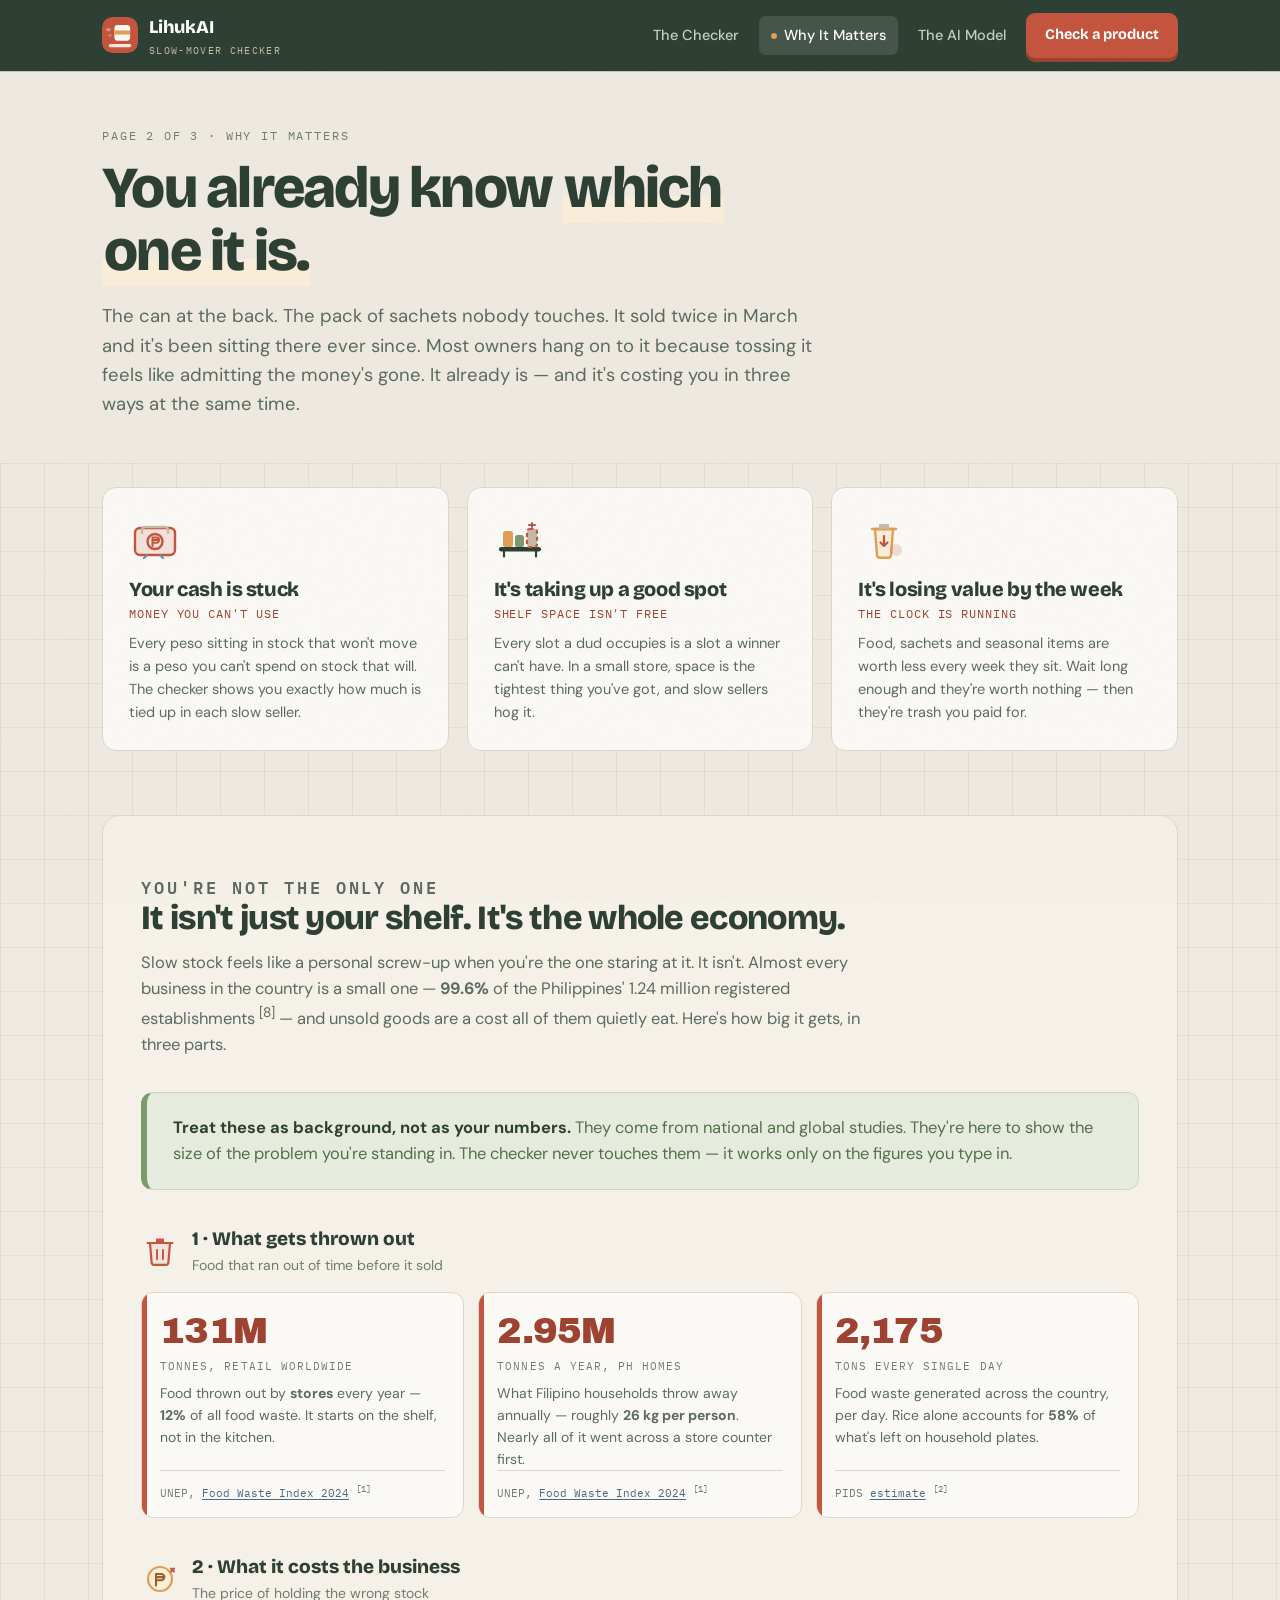
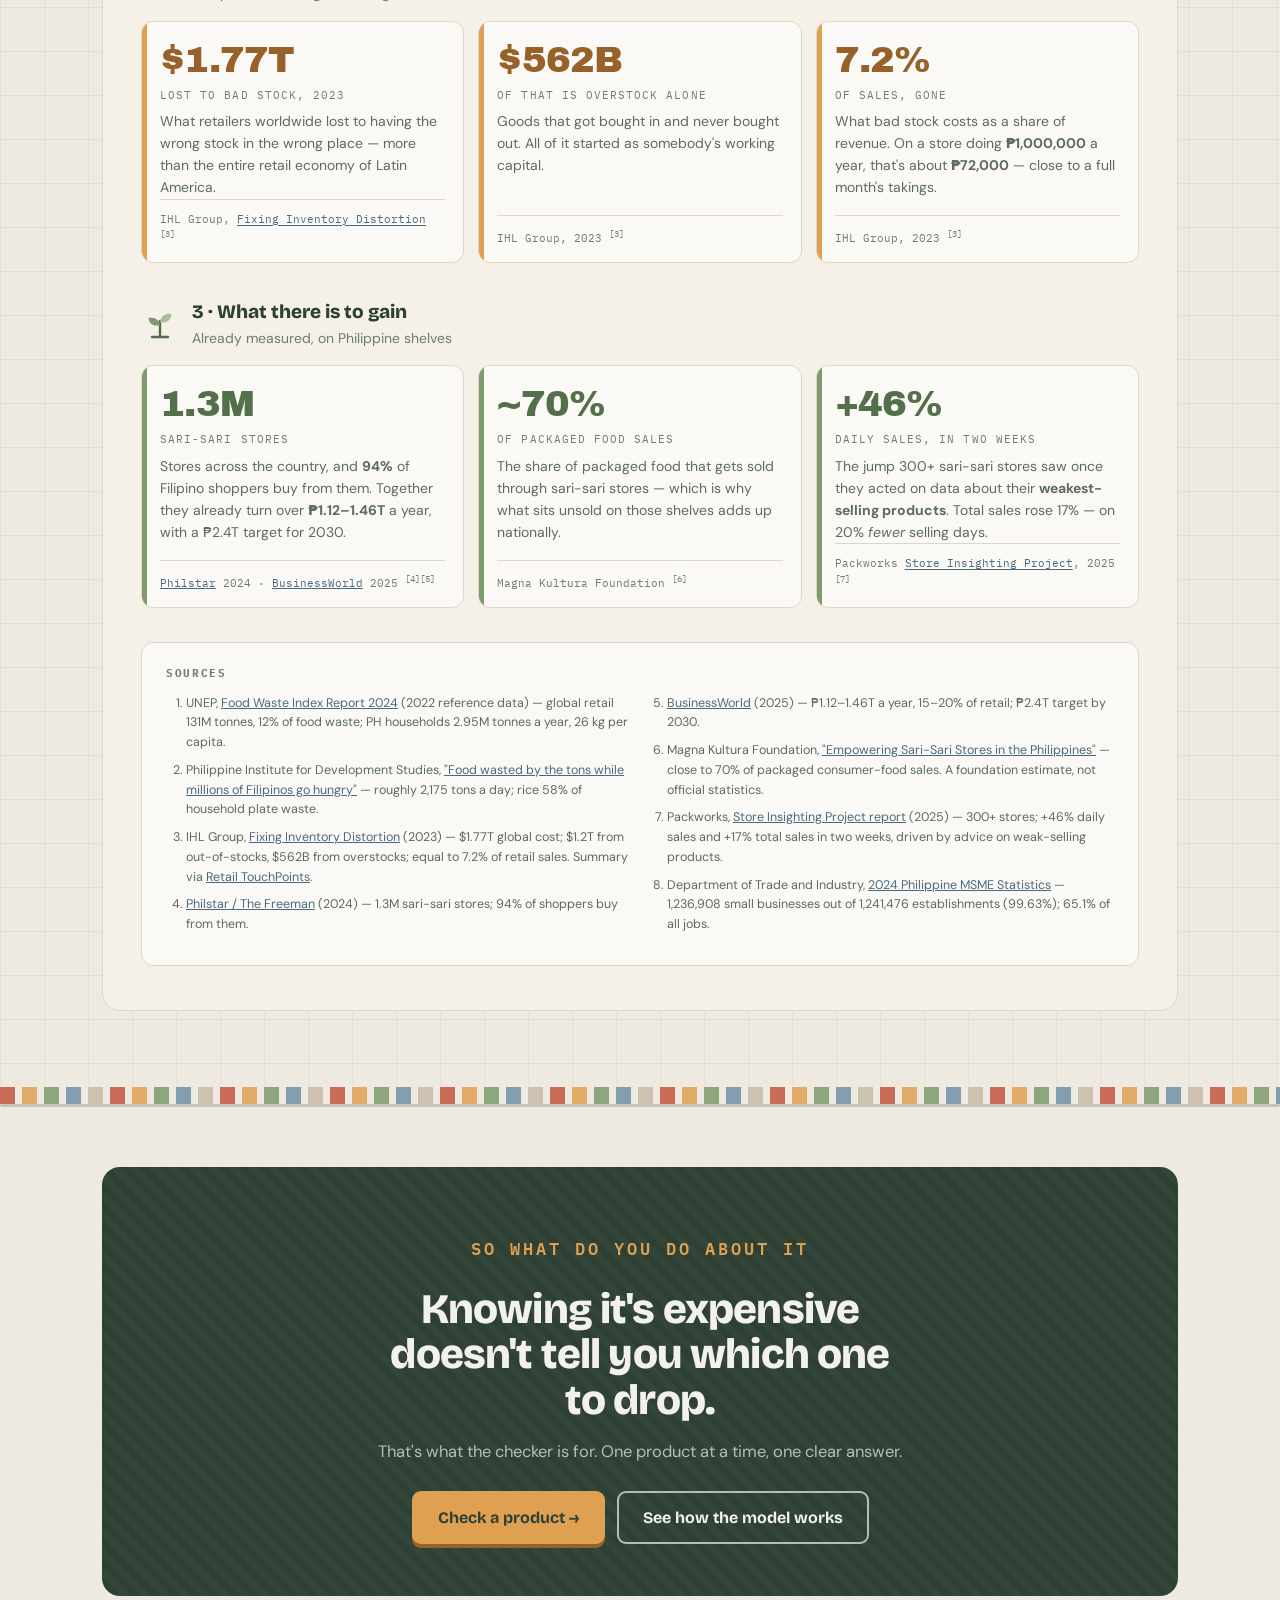
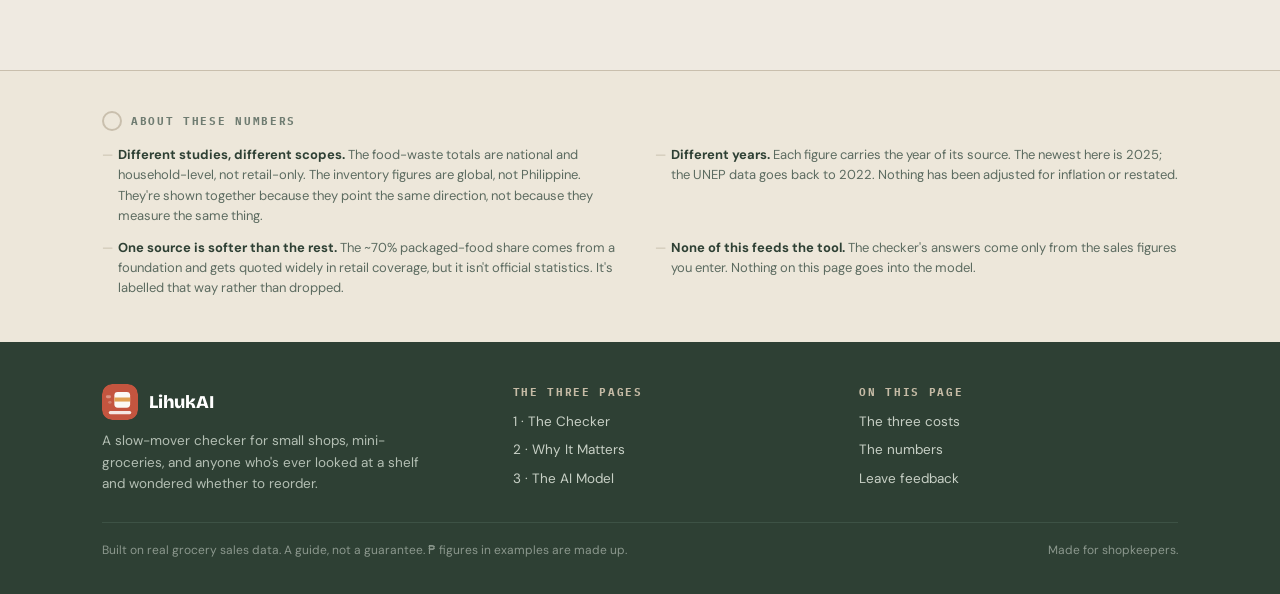
<file: why.html>
<!doctype html>
<html lang="en"><head>
<meta charset="utf-8"><meta name="viewport" content="width=device-width, initial-scale=1">
<title>LihukAI — why it matters</title>
<meta name="description" content="What unsold stock costs a small store, and the numbers showing it's a problem across the whole retail economy — not just your shelf.">
<link rel="icon" href="data:image/svg+xml,%3Csvg xmlns='http://www.w3.org/2000/svg' viewBox='0 0 32 32'%3E%3Crect width='32' height='32' rx='8' fill='%23C4553F'/%3E%3Crect x='3.5' y='10' width='4.5' height='2.6' rx='1.3' fill='%23FBF9F5' opacity='.38'/%3E%3Crect x='5.5' y='15' width='3' height='2.6' rx='1.3' fill='%23FBF9F5' opacity='.24'/%3E%3Crect x='11' y='7' width='14' height='14' rx='3' fill='%23FBF9F5'/%3E%3Crect x='11' y='12' width='14' height='3.6' fill='%23E0A052'/%3E%3Crect x='6' y='24' width='20' height='2.8' rx='1.4' fill='%23FBF9F5' opacity='.9'/%3E%3C/svg%3E">
<link rel="preconnect" href="https://fonts.googleapis.com">
<link rel="preconnect" href="https://fonts.gstatic.com" crossorigin>
<link href="https://fonts.googleapis.com/css2?family=Archivo+Black&family=Bricolage+Grotesque:opsz,wght@12..96,600;12..96,700;12..96,800&family=DM+Sans:opsz,wght@9..40,400;9..40,500;9..40,600;9..40,700&family=IBM+Plex+Mono:wght@400;500;600&display=swap" rel="stylesheet">
<link rel="stylesheet" href="assets/site.css">
</head>
<body>
<svg class="grain" aria-hidden="true"><filter id="grainf"><feTurbulence type="fractalNoise" baseFrequency="0.85" numOctaves="2" stitchTiles="stitch"/><feColorMatrix type="saturate" values="0"/></filter><rect width="100%" height="100%" filter="url(#grainf)"/></svg>

<div class="navbar"><div class="wrap"><nav>
  <a class="brand" href="index.html">
    <span class="mark" aria-hidden="true"><svg viewBox="0 0 32 32"><rect width="32" height="32" rx="9" fill="#C4553F"/><rect x="3.5" y="10" width="4.5" height="2.6" rx="1.3" fill="#FBF9F5" opacity=".38"/><rect x="5.5" y="15" width="3" height="2.6" rx="1.3" fill="#FBF9F5" opacity=".24"/><rect x="11" y="7" width="14" height="14" rx="3" fill="#FBF9F5"/><rect x="11" y="12" width="14" height="3.6" fill="#E0A052"/><rect x="6" y="24" width="20" height="2.8" rx="1.4" fill="#FBF9F5" opacity=".9"/></svg></span>
    <span>LihukAI<small>Slow-mover checker</small></span>
  </a>
  <div class="navlinks">
    <a href="index.html">The Checker</a>
    <a href="why.html">Why It Matters</a>
    <a href="model.html">The AI Model</a>
    <a href="index.html#try" class="btn btn-primary" style="padding:11px 19px;font-size:14.5px"><span class="cta-long">Check a product</span><span class="cta-short">Start →</span></a>
  </div>
</nav></div></div>

<div class="wrap">
  <header class="pagehero">
    <p class="step-of">Page 2 of 3 · Why It Matters</p>
    <h1>You already know <span class="hl">which one it is.</span></h1>
    <p class="lead">The can at the back. The pack of sachets nobody touches. It sold twice in March and it's been
      sitting there ever since. Most owners hang on to it because tossing it feels like admitting the money's
      gone. It already is — and it's costing you in three ways at the same time.</p>
  </header>
</div>

<!-- ============================================================
     THE THREE COSTS
     ============================================================ -->
<section id="costs" class="gridpaper" style="padding-top:24px"><div class="wrap">
  <div class="grid3">
    <div class="cost">
      <div class="ic-cost"><svg viewBox="0 0 52 52" fill="none">
        <rect x="6" y="14" width="40" height="27" rx="5" fill="#F4E2DC" stroke="#C4553F" stroke-width="2.4"/>
        <circle cx="26" cy="27.5" r="7.5" stroke="#C4553F" stroke-width="2.4"/>
        <path d="M23.5 23.5h4a2.6 2.6 0 0 1 0 5.2h-4m0-2.6h6.5m-6.5-2.6v8.4" stroke="#C4553F" stroke-width="2" stroke-linecap="round"/>
        <path d="M13 20v-4a3 3 0 0 1 3-3h20a3 3 0 0 1 3 3v4" stroke="#C6BBA6" stroke-width="2.4"/>
        <path d="M15 44l3-3m16 3l-3-3" stroke="#6F91A6" stroke-width="2.2" stroke-linecap="round"/></svg></div>
      <h3>Your cash is stuck</h3><p class="costtag">Money you can't use</p>
      <p>Every peso sitting in stock that won't move is a peso you can't spend on stock that will. The checker
        shows you exactly how much is tied up in each slow seller.</p>
    </div>
    <div class="cost">
      <div class="ic-cost"><svg viewBox="0 0 52 52" fill="none">
        <rect x="5" y="33" width="42" height="4.5" rx="2.2" fill="#2E4034"/>
        <rect x="9" y="17" width="10" height="16" rx="2.5" fill="#E0A052"/>
        <rect x="21" y="21" width="9" height="12" rx="2.5" fill="#7C9A6B"/>
        <rect x="33" y="15" width="10" height="18" rx="2.5" fill="#C6BBA6" stroke="#C4553F" stroke-width="2.2" stroke-dasharray="4 3"/>
        <path d="M10 37.5v5m32-5v5" stroke="#2E4034" stroke-width="2.2" stroke-linecap="round"/>
        <path d="M38 9v4M35 11h6" stroke="#C4553F" stroke-width="2" stroke-linecap="round"/></svg></div>
      <h3>It's taking up a good spot</h3><p class="costtag">Shelf space isn't free</p>
      <p>Every slot a dud occupies is a slot a winner can't have. In a small store, space is the tightest thing
        you've got, and slow sellers hog it.</p>
    </div>
    <div class="cost">
      <div class="ic-cost"><svg viewBox="0 0 52 52" fill="none">
        <path d="M17 15h18l-2 26a3 3 0 0 1-3 2.8H22a3 3 0 0 1-3-2.8L17 15Z" fill="#FAEEDA" stroke="#E0A052" stroke-width="2.4"/>
        <path d="M14 15h24" stroke="#E0A052" stroke-width="2.4" stroke-linecap="round"/>
        <path d="M21 10h10v5H21z" fill="#C6BBA6"/>
        <path d="M26 22v10m0 0l-3.5-3.5M26 32l3.5-3.5" stroke="#C4553F" stroke-width="2.2" stroke-linecap="round" stroke-linejoin="round"/>
        <circle cx="38" cy="36" r="6" fill="#C4553F" opacity=".18"/></svg></div>
      <h3>It's losing value by the week</h3><p class="costtag">The clock is running</p>
      <p>Food, sachets and seasonal items are worth less every week they sit. Wait long enough and they're worth
        nothing — then they're trash you paid for.</p>
    </div>
  </div>

  <!-- ---------- the numbers ---------- -->
  <div class="numbers-sub" id="numbers">
    <div class="sub-head">
      <p class="eyebrow">You're not the only one</p>
      <h3>It isn't just your shelf. It's the whole economy.</h3>
      <p>Slow stock feels like a personal screw-up when you're the one staring at it. It isn't. Almost every
        business in the country is a small one — <b>99.6%</b> of the Philippines' 1.24 million registered
        establishments <sup>[8]</sup> — and unsold goods are a cost all of them quietly eat. Here's how big it
        gets, in three parts.</p>
    </div>

    <p class="notalone"><b>Treat these as background, not as your numbers.</b> They come from national and global
      studies. They're here to show the size of the problem you're standing in. The checker never touches them —
      it works only on the figures you type in.</p>

    <div class="statgroup">
      <div class="grouphd">
        <span class="gic" aria-hidden="true"><svg viewBox="0 0 38 38" fill="none">
          <path d="M9 12h20l-1.6 19.5a2.6 2.6 0 0 1-2.6 2.4H13.2a2.6 2.6 0 0 1-2.6-2.4L9 12Z" fill="#F4E2DC" stroke="#C4553F" stroke-width="2.2"/>
          <path d="M6.5 12h25" stroke="#C4553F" stroke-width="2.2" stroke-linecap="round"/>
          <path d="M15 7.5h8v4.5h-8z" fill="#C4553F"/>
          <path d="M16 19v9m6-9v9" stroke="#C4553F" stroke-width="1.9" stroke-linecap="round"/></svg></span>
        <div><h4>1 · What gets thrown out</h4><p class="sub">Food that ran out of time before it sold</p></div>
      </div>
      <div class="statgrid">
        <div class="stat waste">
          <div class="n">131M</div><div class="u">tonnes, retail worldwide</div>
          <p>Food thrown out by <b>stores</b> every year — <b>12%</b> of all food waste. It starts on the shelf, not in the kitchen.</p>
          <div class="src">UNEP, <a href="https://www.unep.org/resources/publication/food-waste-index-report-2024" target="_blank" rel="noopener">Food Waste Index 2024</a> <sup>[1]</sup></div>
        </div>
        <div class="stat waste">
          <div class="n">2.95M</div><div class="u">tonnes a year, PH homes</div>
          <p>What Filipino households throw away annually — roughly <b>26 kg per person</b>. Nearly all of it went across a store counter first.</p>
          <div class="src">UNEP, <a href="https://www.unep.org/resources/publication/food-waste-index-report-2024" target="_blank" rel="noopener">Food Waste Index 2024</a> <sup>[1]</sup></div>
        </div>
        <div class="stat waste">
          <div class="n">2,175</div><div class="u">tons every single day</div>
          <p>Food waste generated across the country, per day. Rice alone accounts for <b>58%</b> of what's left on household plates.</p>
          <div class="src">PIDS <a href="https://www.pids.gov.ph/details/news/in-the-news/food-wasted-by-the-tons-while-millions-of-filipinos-go-hungry" target="_blank" rel="noopener">estimate</a> <sup>[2]</sup></div>
        </div>
      </div>
    </div>

    <div class="statgroup">
      <div class="grouphd">
        <span class="gic" aria-hidden="true"><svg viewBox="0 0 38 38" fill="none">
          <circle cx="19" cy="19" r="12" fill="#FAEEDA" stroke="#E0A052" stroke-width="2.2"/>
          <path d="M15 14h5.2a3.1 3.1 0 0 1 0 6.2H15m0-3.1h8.5M15 14v11.5" stroke="#96622A" stroke-width="2.1" stroke-linecap="round" stroke-linejoin="round"/>
          <path d="M30 8.5l3 3m0-3l-3 3" stroke="#C4553F" stroke-width="2.1" stroke-linecap="round"/></svg></span>
        <div><h4>2 · What it costs the business</h4><p class="sub">The price of holding the wrong stock</p></div>
      </div>
      <div class="statgrid">
        <div class="stat cost">
          <div class="n">$1.77T</div><div class="u">lost to bad stock, 2023</div>
          <p>What retailers worldwide lost to having the wrong stock in the wrong place — more than the entire retail economy of Latin America.</p>
          <div class="src">IHL Group, <a href="https://www.ihlservices.com/product/fixing-inventory-distortion-are-we-there-yet/" target="_blank" rel="noopener">Fixing Inventory Distortion</a> <sup>[3]</sup></div>
        </div>
        <div class="stat cost">
          <div class="n">$562B</div><div class="u">of that is overstock alone</div>
          <p>Goods that got bought in and never bought out. All of it started as somebody's working capital.</p>
          <div class="src">IHL Group, 2023 <sup>[3]</sup></div>
        </div>
        <div class="stat cost">
          <div class="n">7.2%</div><div class="u">of sales, gone</div>
          <p>What bad stock costs as a share of revenue. On a store doing <b>₱1,000,000</b> a year, that's about <b>₱72,000</b> — close to a full month's takings.</p>
          <div class="src">IHL Group, 2023 <sup>[3]</sup></div>
        </div>
      </div>
    </div>

    <div class="statgroup">
      <div class="grouphd">
        <span class="gic" aria-hidden="true"><svg viewBox="0 0 38 38" fill="none">
          <path d="M19 33V17" stroke="#54704A" stroke-width="2.4" stroke-linecap="round"/>
          <path d="M19 21c-1-6-6-8-11.5-7 .6 6 5.4 9 11.5 7Z" fill="#7C9A6B"/>
          <path d="M19 18c1-6.5 6-9 11.5-8-.6 6.5-5.4 9.6-11.5 8Z" fill="#A8C094"/>
          <path d="M11 33h16" stroke="#54704A" stroke-width="2.4" stroke-linecap="round"/></svg></span>
        <div><h4>3 · What there is to gain</h4><p class="sub">Already measured, on Philippine shelves</p></div>
      </div>
      <div class="statgrid">
        <div class="stat opp">
          <div class="n">1.3M</div><div class="u">sari-sari stores</div>
          <p>Stores across the country, and <b>94%</b> of Filipino shoppers buy from them. Together they already turn over <b>₱1.12–1.46T</b> a year, with a ₱2.4T target for 2030.</p>
          <div class="src"><a href="https://www.philstar.com/the-freeman/cebu-business/2024/03/05/2338187/sari-fund-benefit-13m-sari-sari-stores-nationwide" target="_blank" rel="noopener">Philstar</a> 2024 · <a href="https://bworldonline.com/economy/2025/06/16/679536/sari-sari-store-segment-targeted-for-growth-to-p2-4-trillion-by-2030/" target="_blank" rel="noopener">BusinessWorld</a> 2025 <sup>[4][5]</sup></div>
        </div>
        <div class="stat opp">
          <div class="n">~70%</div><div class="u">of packaged food sales</div>
          <p>The share of packaged food that gets sold through sari-sari stores — which is why what sits unsold on those shelves adds up nationally.</p>
          <div class="src">Magna Kultura Foundation <sup>[6]</sup></div>
        </div>
        <div class="stat opp">
          <div class="n">+46%</div><div class="u">daily sales, in two weeks</div>
          <p>The jump 300+ sari-sari stores saw once they acted on data about their <b>weakest-selling products</b>. Total sales rose 17% — on 20% <i>fewer</i> selling days.</p>
          <div class="src">Packworks <a href="https://packworks.io/sari-sari-stores-using-ai-see-double-digit-performance-gains-packworks-report/" target="_blank" rel="noopener">Store Insighting Project</a>, 2025 <sup>[7]</sup></div>
        </div>
      </div>
    </div>

    <div class="sources">
      <h5>Sources</h5>
      <ol>
        <li>UNEP, <a href="https://www.unep.org/resources/publication/food-waste-index-report-2024" target="_blank" rel="noopener">Food Waste Index Report 2024</a> (2022 reference data) — global retail 131M tonnes, 12% of food waste; PH households 2.95M tonnes a year, 26 kg per capita.</li>
        <li>Philippine Institute for Development Studies, <a href="https://www.pids.gov.ph/details/news/in-the-news/food-wasted-by-the-tons-while-millions-of-filipinos-go-hungry" target="_blank" rel="noopener">"Food wasted by the tons while millions of Filipinos go hungry"</a> — roughly 2,175 tons a day; rice 58% of household plate waste.</li>
        <li>IHL Group, <a href="https://www.ihlservices.com/product/fixing-inventory-distortion-are-we-there-yet/" target="_blank" rel="noopener">Fixing Inventory Distortion</a> (2023) — $1.77T global cost; $1.2T from out-of-stocks, $562B from overstocks; equal to 7.2% of retail sales. Summary via <a href="https://www.retailtouchpoints.com/features/industry-insights/ihl-study-inventory-distortion-will-cost-retailers-1-77-trillion-in-2023" target="_blank" rel="noopener">Retail TouchPoints</a>.</li>
        <li><a href="https://www.philstar.com/the-freeman/cebu-business/2024/03/05/2338187/sari-fund-benefit-13m-sari-sari-stores-nationwide" target="_blank" rel="noopener">Philstar / The Freeman</a> (2024) — 1.3M sari-sari stores; 94% of shoppers buy from them.</li>
        <li><a href="https://bworldonline.com/economy/2025/06/16/679536/sari-sari-store-segment-targeted-for-growth-to-p2-4-trillion-by-2030/" target="_blank" rel="noopener">BusinessWorld</a> (2025) — ₱1.12–1.46T a year, 15–20% of retail; ₱2.4T target by 2030.</li>
        <li>Magna Kultura Foundation, <a href="https://dickieaguado.wordpress.com/2011/09/29/empowering-sari-sari-stores-in-the-philippines/" target="_blank" rel="noopener">"Empowering Sari-Sari Stores in the Philippines"</a> — close to 70% of packaged consumer-food sales. A foundation estimate, not official statistics.</li>
        <li>Packworks, <a href="https://packworks.io/sari-sari-stores-using-ai-see-double-digit-performance-gains-packworks-report/" target="_blank" rel="noopener">Store Insighting Project report</a> (2025) — 300+ stores; +46% daily sales and +17% total sales in two weeks, driven by advice on weak-selling products.</li>
        <li>Department of Trade and Industry, <a href="https://www.dti.gov.ph/dti-knowledge-hub/dti-statistics/dti-msme-statistics" target="_blank" rel="noopener">2024 Philippine MSME Statistics</a> — 1,236,908 small businesses out of 1,241,476 establishments (99.63%); 65.1% of all jobs.</li>
      </ol>
    </div>
  </div>
</div></section>

<div class="shelfrule" aria-hidden="true"></div>

<section style="padding-top:56px"><div class="wrap"><div class="bridge">
  <p class="eyebrow">So what do you do about it</p>
  <h2>Knowing it's expensive doesn't tell you which one to drop.</h2>
  <p>That's what the checker is for. One product at a time, one clear answer.</p>
  <div style="display:flex;gap:12px;flex-wrap:wrap;justify-content:center">
    <a href="index.html#try" class="btn btn-mango">Check a product →</a>
    <a href="model.html" class="btn btn-ghost" style="border-color:#B4BFB4;color:#F3F1EB">See how the model works</a>
  </div>
</div></div></section>

<div class="disclaimer"><div class="wrap">
  <h4>About these numbers</h4>
  <ul>
    <li><b>Different studies, different scopes.</b> The food-waste totals are national and household-level, not retail-only. The inventory figures are global, not Philippine. They're shown together because they point the same direction, not because they measure the same thing.</li>
    <li><b>Different years.</b> Each figure carries the year of its source. The newest here is 2025; the UNEP data goes back to 2022. Nothing has been adjusted for inflation or restated.</li>
    <li><b>One source is softer than the rest.</b> The ~70% packaged-food share comes from a foundation and gets quoted widely in retail coverage, but it isn't official statistics. It's labelled that way rather than dropped.</li>
    <li><b>None of this feeds the tool.</b> The checker's answers come only from the sales figures you enter. Nothing on this page goes into the model.</li>
  </ul>
</div></div>

<footer class="sitefoot"><div class="wrap">
  <div class="cols">
    <div>
      <div class="brand"><span class="mark" aria-hidden="true"><svg viewBox="0 0 32 32"><rect width="32" height="32" rx="9" fill="#C4553F"/><rect x="3.5" y="10" width="4.5" height="2.6" rx="1.3" fill="#FBF9F5" opacity=".38"/><rect x="5.5" y="15" width="3" height="2.6" rx="1.3" fill="#FBF9F5" opacity=".24"/><rect x="11" y="7" width="14" height="14" rx="3" fill="#FBF9F5"/><rect x="11" y="12" width="14" height="3.6" fill="#E0A052"/><rect x="6" y="24" width="20" height="2.8" rx="1.4" fill="#FBF9F5" opacity=".9"/></svg></span> <span>LihukAI</span></div>
      <p style="margin:0;max-width:36ch">A slow-mover checker for small shops, mini-groceries, and anyone who's ever looked at a shelf and wondered whether to reorder.</p>
    </div>
    <div><h5>The three pages</h5><ul>
      <li><a href="index.html">1 · The Checker</a></li>
      <li><a href="why.html">2 · Why It Matters</a></li>
      <li><a href="model.html">3 · The AI Model</a></li>
    </ul></div>
    <div><h5>On this page</h5><ul>
      <li><a href="#costs">The three costs</a></li>
      <li><a href="#numbers">The numbers</a></li>
      <li><a href="model.html#feedback">Leave feedback</a></li>
    </ul></div>
  </div>
  <div class="fine">
    <span>Built on real grocery sales data. A guide, not a guarantee. ₱ figures in examples are made up.</span>
    <span>Made for shopkeepers.</span>
  </div>
</div></footer>

<script src="assets/model.js"></script>
</body></html>
</file>
<file: assets/site.css>
/* ============================================================
   LihukAI — shared stylesheet
   Palette pitched at grocery-shelf variety rather than signage
   contrast. Every hue is something you'd actually see on a
   store shelf — tomato, mango, leaf, sky, rice — on warm paper.
   ============================================================ */
:root{
  /* surfaces */
  --paper:#EFEAE1; --paper-2:#F5F1E9; --card:#FBF9F5; --white:#FFFFFF;

  /* ink */
  --ink:#2E4034; --ink-soft:#5C6B60; --muted:#6F7C71;
  --line:#DED6C8; --line-2:#C9BFAD;

  /* the shelf */
  --tomato:#C4553F; --tomato-soft:#F4E2DC; --tomato-deep:#9E4231;
  --mango:#E0A052;  --mango-soft:#FAEEDA;  --mango-deep:#96622A;
  --leaf:#7C9A6B;   --leaf-soft:#E5EBDD;   --leaf-deep:#54704A;
  --sky:#6F91A6;    --sky-soft:#E3EAEF;    --sky-deep:#4A6A80;
  --rice:#C6BBA6;   --rice-soft:#EDE7DA;

  /* type */
  --f-display:"Archivo Black","Bricolage Grotesque",sans-serif;
  --f-head:"Bricolage Grotesque",system-ui,sans-serif;
  --f-body:"DM Sans",system-ui,sans-serif;
  --f-mono:"IBM Plex Mono",ui-monospace,monospace;

  --nav-h:76px;
}
*{box-sizing:border-box}
html{scroll-behavior:smooth}
body{margin:0;background:var(--paper);color:var(--ink);font-family:var(--f-body);font-size:17px;line-height:1.58;-webkit-font-smoothing:antialiased}
img,svg{max-width:100%}
a{color:inherit}
h1,h2,h3{font-family:var(--f-head);font-weight:800;letter-spacing:-.02em;line-height:1.08;margin:0}
.wrap{max-width:1120px;margin:0 auto;padding:0 22px}
.grain{position:fixed;inset:0;width:100%;height:100%;pointer-events:none;opacity:.04;mix-blend-mode:multiply;z-index:60}
:focus-visible{outline:3px solid var(--mango);outline-offset:3px}
::selection{background:var(--mango-soft);color:var(--ink)}
section[id],div[id]{scroll-margin-top:var(--nav-h)}

/* --- textures & motifs ------------------------------------- */
.gridpaper{background-image:linear-gradient(rgba(198,187,166,.26) 1px,transparent 1px),linear-gradient(90deg,rgba(198,187,166,.26) 1px,transparent 1px);background-size:44px 44px}
.weave{background-image:repeating-linear-gradient(45deg,rgba(198,187,166,.14) 0 6px,transparent 6px 12px),repeating-linear-gradient(-45deg,rgba(198,187,166,.14) 0 6px,transparent 6px 12px)}
/* a stocked shelf, read as a rule: goods lined up, no gaps */
.shelfrule{position:relative;height:26px;overflow:hidden}
.shelfrule::before{content:"";position:absolute;left:0;right:0;top:19px;height:3px;background:var(--ink);opacity:.22;border-radius:2px}
.shelfrule::after{content:"";position:absolute;left:0;right:0;top:2px;height:17px;opacity:.85;
  background:repeating-linear-gradient(90deg,
    var(--tomato) 0 15px,transparent 15px 22px,
    var(--mango) 22px 37px,transparent 37px 44px,
    var(--leaf) 44px 59px,transparent 59px 66px,
    var(--sky) 66px 81px,transparent 81px 88px,
    var(--rice) 88px 103px,transparent 103px 110px)}

/* --- buttons ------------------------------------------------ */
.btn{display:inline-block;font-family:var(--f-head);font-weight:700;font-size:16px;text-decoration:none;
  padding:14px 26px;border-radius:9px;transition:transform .14s,box-shadow .14s;cursor:pointer;border:none;white-space:nowrap}
.btn-primary{background:var(--tomato);color:#fff;box-shadow:0 4px 0 var(--tomato-deep)}
.btn-primary:hover{transform:translateY(-2px);box-shadow:0 6px 0 var(--tomato-deep)}
.btn-primary:active{transform:translateY(2px);box-shadow:0 2px 0 var(--tomato-deep)}
.btn-mango{background:var(--mango);color:var(--ink);box-shadow:0 4px 0 var(--mango-deep)}
.btn-mango:hover{transform:translateY(-2px);box-shadow:0 6px 0 var(--mango-deep)}
.btn-ghost{border:2px solid var(--ink);color:var(--ink);padding:12px 24px;background:transparent}
.btn-ghost:hover{background:var(--ink);color:var(--paper)}
.btn-sm{font-family:var(--f-head);font-weight:700;font-size:13.5px;cursor:pointer;border-radius:8px;padding:10px 16px;
  border:1.5px solid var(--line);background:var(--paper-2);color:var(--ink)}
.btn-sm:hover{background:var(--ink);color:#fff;border-color:var(--ink)}
.btn-sm.danger:hover{background:var(--tomato);border-color:var(--tomato);color:#fff}

.eyebrow{font-family:var(--f-mono);font-size:11.5px;font-weight:600;letter-spacing:.18em;text-transform:uppercase;color:var(--tomato-deep);margin:0 0 14px}
.microlabel{font-family:var(--f-mono);font-size:12px;letter-spacing:.06em;color:var(--muted)}

/* --- navbar ------------------------------------------------- */
.navbar{background:var(--ink);position:sticky;top:0;z-index:50;box-shadow:0 1px 0 rgba(0,0,0,.16)}
.navbar nav{display:flex;align-items:center;justify-content:space-between;gap:16px;padding:13px 0}
.brand{display:flex;align-items:center;gap:11px;font-family:var(--f-head);font-weight:800;font-size:18px;color:#fff;text-decoration:none;letter-spacing:-.01em}
.brand .mark{width:36px;height:36px;flex:none;display:block}
.brand .mark svg{width:36px;height:36px;display:block;border-radius:10px}
.brand small{display:block;font-family:var(--f-mono);font-weight:400;font-size:9.5px;letter-spacing:.14em;text-transform:uppercase;color:var(--rice);margin-top:1px}
.navlinks{display:flex;gap:8px;align-items:center;font-size:14.5px;font-weight:500}
.navlinks a:not(.btn){text-decoration:none;color:#C8D0C6;padding:8px 12px;border-radius:7px}
.navlinks a:not(.btn):hover{color:#fff;background:rgba(255,255,255,.07)}
.navlinks a.here{color:#fff;background:rgba(255,255,255,.11)}
.navlinks a.here::before{content:"";display:inline-block;width:6px;height:6px;border-radius:50%;background:var(--mango);margin-right:7px;vertical-align:middle}
@media(max-width:900px){.navlinks a:not(.btn){display:none}}
.cta-short{display:none}
@media(max-width:560px){.brand{font-size:16px;gap:9px}.brand small{display:none}.brand .mark,.brand .mark svg{width:31px;height:31px}
  .navlinks .btn{padding:10px 15px!important;font-size:13.5px!important}}
@media(max-width:430px){.brand{font-size:15px}.cta-long{display:none}.cta-short{display:inline}}

/* --- brand lockup ------------------------------------------- */
.lockup{display:flex;align-items:center;gap:15px;margin-bottom:18px}
.lockup .lmark{width:60px;height:60px;flex:none}
.lockup .lmark svg{width:60px;height:60px;display:block;border-radius:16px}
.lockup .lname{font-family:var(--f-display);font-size:34px;line-height:1;letter-spacing:-.02em;color:var(--ink)}
.lockup .lname i{font-style:normal;color:var(--tomato)}
.lockup .ltag{font-family:var(--f-mono);font-size:11px;letter-spacing:.16em;text-transform:uppercase;color:var(--muted);margin-top:6px}
@media(max-width:560px){.lockup .lmark,.lockup .lmark svg{width:48px;height:48px}.lockup .lname{font-size:27px}}

/* --- page furniture ----------------------------------------- */
section{padding:74px 0;position:relative}
@media(max-width:600px){section{padding:52px 0}}
.sec-head{max-width:64ch;margin-bottom:40px}
.sec-head.center{margin:0 auto 44px;text-align:center}
.sec-head h2{font-size:clamp(29px,4.4vw,45px)}
.sec-head p{color:var(--ink-soft);font-size:17.5px;margin:15px 0 0}
.pagehero{padding:56px 0 44px}
.pagehero.tight{padding:40px 0 26px}
.pagehero.tight h1{font-size:clamp(31px,4.6vw,48px);max-width:20ch}
.pagehero.tight .lead{font-size:17.5px;margin-top:16px}
.pagehero .step-of{font-family:var(--f-mono);font-size:11.5px;letter-spacing:.16em;text-transform:uppercase;color:var(--muted);margin:0 0 12px}
.pagehero h1{font-size:clamp(34px,5.4vw,58px);letter-spacing:-.03em;max-width:18ch}
.pagehero .lead{font-size:18.5px;color:var(--ink-soft);max-width:56ch;margin:20px 0 0}
.hl{background:linear-gradient(transparent 62%,var(--mango-soft) 62%);padding:0 2px;box-decoration-break:clone;-webkit-box-decoration-break:clone}
.tint{color:var(--tomato-deep)}

/* --- hero (page 1) ------------------------------------------ */
.hero{display:grid;grid-template-columns:1.02fr .98fr;gap:44px;align-items:center;padding:52px 0 20px}
@media(max-width:900px){.hero{grid-template-columns:1fr;gap:28px;padding-top:36px}}
.hero h1{font-size:clamp(36px,6vw,64px);letter-spacing:-.03em}
.hero .lead{font-size:18.5px;color:var(--ink-soft);max-width:46ch;margin:20px 0 26px}
.hero .cta{display:flex;gap:12px;flex-wrap:wrap;align-items:center}
.hero .trust{margin-top:20px;font-family:var(--f-mono);font-size:12.5px;color:var(--muted);line-height:1.75}
.hero-art{position:relative}
.hero-art svg{display:block;width:100%;height:auto}
.floatcard{position:absolute;right:-6px;bottom:-14px;width:min(268px,74%);background:var(--card);
  border:1.5px solid var(--line-2);border-radius:14px;padding:15px 16px;box-shadow:0 18px 40px -22px rgba(46,64,52,.5)}
.floatcard .st{font-family:var(--f-mono);font-size:10px;letter-spacing:.1em;text-transform:uppercase;color:var(--muted)}
.floatcard .nm{font-family:var(--f-head);font-weight:800;font-size:16px}
.floatcard .bar{height:9px;border-radius:5px;margin:11px 0 5px;background:linear-gradient(90deg,var(--tomato),var(--mango),var(--sky),var(--leaf));position:relative}
.floatcard .bar i{position:absolute;top:-4px;left:32%;width:17px;height:17px;border-radius:50%;background:var(--card);border:3.5px solid var(--ink);transform:translateX(-50%)}
.floatcard .sc{display:flex;justify-content:space-between;font-family:var(--f-mono);font-size:9px;color:var(--muted);letter-spacing:.04em}
.floatcard .verd{margin-top:12px;padding-top:11px;border-top:1px dashed var(--line);display:flex;gap:9px;align-items:center}
.floatcard .verd .tag{font-family:var(--f-display);font-size:12px;letter-spacing:.04em;background:var(--mango);color:var(--ink);padding:4px 9px;border-radius:5px}
.floatcard .verd p{margin:0;font-size:12.5px;color:var(--ink-soft);line-height:1.35}
@media(max-width:900px){.floatcard{position:static;width:100%;margin-top:14px}}

/* --- ticker ------------------------------------------------- */
.ticker{background:var(--ink);color:var(--rice-soft);overflow:hidden;border-top:3px solid var(--mango)}
.ticker .in{display:flex;gap:38px;white-space:nowrap;padding:11px 0;font-family:var(--f-mono);font-size:12.5px;letter-spacing:.05em;animation:slide 46s linear infinite}
.ticker b{color:var(--mango);font-weight:600}
@keyframes slide{from{transform:translateX(0)}to{transform:translateX(-50%)}}
@media(prefers-reduced-motion:reduce){.ticker .in{animation:none;flex-wrap:wrap;white-space:normal}}

/* --- cost cards --------------------------------------------- */
.grid3{display:grid;grid-template-columns:repeat(3,1fr);gap:18px}
@media(max-width:860px){.grid3{grid-template-columns:1fr}}
.cost{background:var(--card);border:1.5px solid var(--line);border-radius:14px;padding:26px}
.cost .ic-cost{width:52px;height:52px;margin-bottom:13px}
.cost .ic-cost svg{width:52px;height:52px;display:block}
.cost h3{font-size:20px;margin:0 0 4px}
.cost .costtag{font-family:var(--f-mono);font-size:11.5px;letter-spacing:.08em;text-transform:uppercase;color:var(--tomato-deep);margin:0 0 9px}
.cost p{color:var(--ink-soft);font-size:14.5px;margin:0}

/* --- numbers (subsection of the problem) -------------------- */
.numbers-sub{margin-top:64px;background:var(--paper-2);border:1.5px solid var(--line);border-radius:18px;padding:44px 38px}
@media(max-width:600px){.numbers-sub{padding:28px 20px;border-radius:14px}}
.numbers-sub>.sub-head{max-width:62ch;margin-bottom:34px}
.numbers-sub h3{font-size:clamp(24px,3.4vw,34px)}
.numbers-sub .sub-head p{color:var(--ink-soft);font-size:16.5px;margin:14px 0 0}
.statgroup{margin-bottom:34px}
.statgroup:last-of-type{margin-bottom:0}
.grouphd{display:flex;align-items:center;gap:13px;margin-bottom:16px;flex-wrap:wrap}
.grouphd .gic{width:38px;height:38px;flex:none}
.grouphd .gic svg{width:38px;height:38px;display:block}
.grouphd h4{font-family:var(--f-head);font-weight:800;font-size:19px;margin:0}
.grouphd .sub{color:var(--muted);font-size:14px;margin:0}
.statgrid{display:grid;grid-template-columns:repeat(3,1fr);gap:14px}
@media(max-width:860px){.statgrid{grid-template-columns:1fr 1fr}}
@media(max-width:560px){.statgrid{grid-template-columns:1fr}}
.stat{background:var(--card);border:1.5px solid var(--line);border-radius:12px;padding:20px 18px 16px;position:relative;overflow:hidden;display:flex;flex-direction:column}
.stat::before{content:"";position:absolute;left:0;top:0;bottom:0;width:5px}
.stat.waste::before{background:var(--tomato)}
.stat.cost::before{background:var(--mango)}
.stat.opp::before{background:var(--leaf)}
.stat .n{font-family:var(--f-display);font-size:clamp(28px,3.9vw,37px);line-height:1;letter-spacing:-.02em}
.stat .n.long{font-size:clamp(23px,3vw,29px)}
.stat.waste .n{color:var(--tomato-deep)}
.stat.cost .n{color:var(--mango-deep)}
.stat.opp .n{color:var(--leaf-deep)}
.stat .u{font-family:var(--f-mono);font-size:10.5px;letter-spacing:.1em;text-transform:uppercase;color:var(--muted);margin:8px 0 7px}
.stat p{font-size:14px;color:var(--ink-soft);margin:0}
.stat .src{margin-top:auto;padding-top:11px;border-top:1px solid var(--line);font-family:var(--f-mono);font-size:10.5px;color:var(--muted)}
.stat .src a{color:var(--sky-deep);text-decoration:underline;text-underline-offset:2px}
.stat .src a:hover{color:var(--tomato-deep)}
.sources{margin-top:26px;background:var(--card);border:1.5px solid var(--line);border-radius:12px;padding:22px 24px}
.sources h5{font-family:var(--f-mono);font-size:10.5px;letter-spacing:.16em;text-transform:uppercase;color:var(--muted);margin:0 0 12px}
.sources ol{margin:0;padding-left:20px;columns:2;column-gap:34px}
@media(max-width:760px){.sources ol{columns:1}}
.sources li{font-size:12.5px;color:var(--ink-soft);margin-bottom:8px;break-inside:avoid}
.sources a{color:var(--sky-deep)}
.sources a:hover{color:var(--tomato-deep)}

/* --- pull quote / not alone --------------------------------- */
.notalone{background:var(--leaf-soft);border:1.5px solid #CBD8BF;border-left:6px solid var(--leaf);border-radius:12px;
  padding:22px 26px;margin:0 0 34px;font-size:16.5px;color:var(--leaf-deep)}
.notalone b{color:var(--ink)}

/* --- bridge / closing --------------------------------------- */
.bridge{background:var(--ink);border-radius:18px;padding:52px 40px;text-align:center;overflow:hidden;position:relative}
@media(max-width:600px){.bridge{padding:34px 22px}}
.bridge::after{content:"";position:absolute;inset:0;pointer-events:none;background-image:repeating-linear-gradient(45deg,rgba(255,255,255,.028) 0 7px,transparent 7px 14px)}
.bridge>*{position:relative;z-index:1}
.bridge .eyebrow{color:var(--mango)}
.bridge h2{color:#F3F1EB;font-size:clamp(27px,4.2vw,42px);max-width:20ch;margin:0 auto}
.bridge p{color:#B4BFB4;max-width:52ch;margin:16px auto 26px;font-size:16.5px}

/* --- steps -------------------------------------------------- */
.steps{display:grid;grid-template-columns:repeat(3,1fr);gap:22px}
@media(max-width:860px){.steps{grid-template-columns:1fr}}
.step .b{width:46px;height:46px;border-radius:11px;background:var(--mango);color:var(--ink);display:grid;place-items:center;
  font-family:var(--f-display);font-size:20px;margin-bottom:15px;box-shadow:0 4px 0 var(--mango-deep)}
.step h3{font-size:19.5px;margin:0 0 4px}
.step .costtag{font-family:var(--f-mono);font-size:11.5px;letter-spacing:.08em;text-transform:uppercase;color:var(--muted);margin:0 0 8px}
.step p{color:var(--ink-soft);font-size:14.5px;margin:0}

/* --- triage cards (solution page) --------------------------- */
.tsplit{display:grid;grid-template-columns:1fr 1fr;gap:16px;margin-top:16px}
@media(max-width:760px){.tsplit{grid-template-columns:1fr}}
.tcard{border-radius:14px;padding:24px;border:1.5px solid}
.tcard .k{font-family:var(--f-display);font-size:12.5px;letter-spacing:.09em;padding:5px 11px;border-radius:6px;display:inline-block;margin-bottom:11px}
.tcard h3{font-size:21px;margin:0 0 5px}
.tcard .panelsub{font-family:var(--f-mono);font-size:12px;letter-spacing:.06em;margin:0 0 9px}
.tcard p{font-size:14.5px;margin:0}
.tcard.push{background:var(--mango-soft);border-color:#EBD6B0}
.tcard.push .k{background:var(--mango);color:var(--ink)}
.tcard.push .panelsub{color:var(--mango-deep)} .tcard.push p{color:#6E5836}
.tcard.cut{background:var(--tomato-soft);border-color:#E6C4BB}
.tcard.cut .k{background:var(--tomato);color:#fff}
.tcard.cut .panelsub{color:var(--tomato-deep)} .tcard.cut p{color:#7B3729}
.tsub{display:grid;grid-template-columns:1fr 1fr;gap:12px;margin-top:14px}
@media(max-width:560px){.tsub{grid-template-columns:1fr}}
.tsub .b{background:rgba(255,255,255,.55);border:1px dashed var(--line-2);border-radius:10px;padding:14px 16px}
.tsub .b b{display:block;font-family:var(--f-head);font-weight:800;font-size:15px;margin-bottom:3px;color:var(--ink)}
.tsub .b span{font-size:13.5px}

/* --- UVP ---------------------------------------------------- */
.uvp{background:var(--sky-soft);border:1.5px solid #C9D8E0;border-radius:16px;padding:44px;display:grid;grid-template-columns:1fr 1fr;gap:36px;align-items:center}
@media(max-width:860px){.uvp{grid-template-columns:1fr;padding:28px}}
.uvp .eyebrow{color:var(--sky-deep)}
.uvp h2{font-size:clamp(26px,3.6vw,38px)}
.uvp p{color:#3F5A6B;margin:15px 0 0;font-size:16.5px}
.uvp .demo{background:var(--white);border:1.5px solid #C9D8E0;border-radius:12px;padding:20px}
.uvp .demo .warnbox{background:var(--tomato-soft);border:1.5px solid #E6C4BB;border-left:5px solid var(--tomato);border-radius:9px;padding:13px 15px;font-size:14px;color:#7B3729}
.uvp .demo .warnbox b{color:var(--tomato-deep)}

/* --- method ------------------------------------------------- */
.story{display:grid;grid-template-columns:repeat(5,1fr);gap:12px}
@media(max-width:980px){.story{grid-template-columns:1fr 1fr}}
@media(max-width:560px){.story{grid-template-columns:1fr}}
.stepcard{background:var(--card);border:1.5px solid var(--line);border-radius:12px;padding:20px}
.stepcard .num{font-family:var(--f-display);font-size:15px;color:var(--tomato-deep)}
.stepcard h3{font-size:16.5px;margin:9px 0 7px}
.stepcard p{color:var(--ink-soft);font-size:13.5px;margin:0}
.discovered{margin-top:22px;background:var(--leaf-soft);border:1.5px dashed #C1D0B4;border-radius:12px;padding:20px 24px;font-size:15px;color:var(--ink-soft)}
.discovered b{color:var(--ink)}
.stats{background:var(--sky);border-radius:16px;padding:36px 0;color:#fff}
.stats .row{display:grid;grid-template-columns:repeat(4,1fr);gap:18px;text-align:center}
@media(max-width:720px){.stats .row{grid-template-columns:1fr 1fr;gap:26px}}
.stats .big{font-family:var(--f-display);font-size:36px;line-height:1;color:#fff}
.stats .lbl{font-size:13px;color:#DFE9EE;margin-top:6px}

/* --- slim how-to strip -------------------------------------- */
.howstrip{display:grid;grid-template-columns:repeat(3,1fr);gap:0;background:var(--card);border:1.5px solid var(--line);
  border-radius:14px;overflow:hidden;margin-bottom:18px}
@media(max-width:760px){.howstrip{grid-template-columns:1fr}}
.howstrip .hs{display:flex;gap:12px;align-items:flex-start;padding:16px 18px;border-right:1.5px solid var(--line)}
.howstrip .hs:last-child{border-right:none}
@media(max-width:760px){.howstrip .hs{border-right:none;border-bottom:1.5px solid var(--line)}
  .howstrip .hs:last-child{border-bottom:none}}
.howstrip .num{width:26px;height:26px;border-radius:8px;background:var(--mango);color:var(--ink);flex:none;
  display:grid;place-items:center;font-family:var(--f-display);font-size:12px}
.howstrip b{display:block;font-family:var(--f-head);font-weight:700;font-size:14.5px;margin-bottom:2px}
.howstrip span{font-size:13px;color:var(--ink-soft);line-height:1.45}

/* --- sign-off (page 1 close) -------------------------------- */
.signoff{max-width:60ch}
.signoff h2{font-size:clamp(26px,3.8vw,38px);margin-bottom:16px}
.signoff p{color:var(--ink-soft);font-size:17px;margin:0 0 14px}
.signoff .nextup{display:grid;grid-template-columns:1fr 1fr;gap:14px;margin-top:28px;max-width:none}
@media(max-width:700px){.signoff .nextup{grid-template-columns:1fr}}
.nextcard{display:block;text-decoration:none;background:var(--card);border:1.5px solid var(--line);border-radius:13px;
  padding:20px 22px;transition:border-color .14s,transform .14s}
.nextcard:hover{border-color:var(--ink);transform:translateY(-2px)}
.nextcard .k{font-family:var(--f-mono);font-size:10.5px;letter-spacing:.14em;text-transform:uppercase;color:var(--tomato-deep)}
.nextcard b{display:block;font-family:var(--f-head);font-weight:800;font-size:19px;margin:6px 0 5px}
.nextcard span{font-size:14px;color:var(--ink-soft)}

/* ============================================================
   THE APP
   ============================================================ */
#app{background:var(--card);border:2px solid var(--ink);border-radius:16px;padding:0;overflow:hidden;
  box-shadow:0 24px 56px -40px rgba(46,64,52,.55);
  --panel:#fff; --soft:var(--paper-2); --a-line:var(--line);
  --good:var(--leaf-deep); --good-s:var(--leaf-soft);
  --calm:var(--sky-deep);  --calm-s:var(--sky-soft);
  --warm:var(--mango-deep);--warm-s:var(--mango-soft);
  --bad:var(--tomato-deep);--bad-s:var(--tomato-soft)}
#app .appbar{background:var(--ink);padding:12px 20px;display:flex;align-items:center;justify-content:space-between;gap:12px;flex-wrap:wrap}
#app .appbar .ttl{font-family:var(--f-head);font-weight:800;color:#fff;font-size:15.5px;display:flex;align-items:center;gap:9px}
#app .appbar .ttl span{width:9px;height:9px;border-radius:50%;background:var(--mango);flex:none}
#app .appbar .note{font-family:var(--f-mono);font-size:11px;color:var(--rice);letter-spacing:.05em}
#app .appbody{padding:22px}
@media(max-width:600px){#app .appbody{padding:15px}}
#app .tabs{display:flex;flex-wrap:wrap;gap:6px;margin-bottom:20px;background:var(--soft);padding:5px;border-radius:10px;border:1px solid var(--a-line)}
#app .tabs button{font-family:var(--f-head);font-weight:700;font-size:14px;cursor:pointer;background:transparent;border:none;border-radius:7px;padding:10px 17px;color:var(--muted)}
#app .tabs button:hover{color:var(--ink)}
#app .tabs button.on{background:var(--ink);color:#fff}
#app .tab{display:none}#app .tab.on{display:block}
#app .card{background:var(--panel);border:1.5px solid var(--a-line);border-radius:13px;padding:20px}
#app .grid2{display:grid;grid-template-columns:1fr 1fr;gap:16px;align-items:start}
@media(max-width:820px){#app .grid2{grid-template-columns:1fr}}
#app h2{font-family:var(--f-head);font-weight:800;font-size:17.5px;margin:0 0 3px;color:var(--ink)}
#app .sub{color:var(--muted);font-size:13px;margin:0 0 15px}
#app .field{margin:14px 0}
#app .field .top{display:flex;justify-content:space-between;align-items:baseline;gap:10px}
#app label{font-weight:600;font-size:13.5px;color:var(--ink);font-family:var(--f-body)}
#app .hint{font-size:11.5px;color:var(--muted)}
#app .val{font-family:var(--f-display);font-size:19px;color:var(--ink)}
#app input[type=range]{-webkit-appearance:none;appearance:none;width:100%;height:8px;border-radius:5px;background:var(--rice-soft);margin-top:10px;cursor:pointer;border:1px solid var(--a-line)}
#app input[type=range]::-webkit-slider-thumb{-webkit-appearance:none;width:21px;height:21px;border-radius:7px;background:var(--tomato);border:3px solid #fff;box-shadow:0 1px 4px rgba(0,0,0,.25);cursor:pointer}
#app input[type=range]::-moz-range-thumb{width:21px;height:21px;border-radius:7px;background:var(--tomato);border:3px solid #fff;cursor:pointer}
#app input[type=number],#app select,#app input[type=text]{font-family:var(--f-body);font-size:14px;padding:9px 11px;border:1.5px solid var(--a-line);border-radius:8px;background:var(--soft);color:var(--ink)}
#app input[type=number]:focus,#app select:focus,#app input[type=text]:focus{border-color:var(--ink);background:#fff}
/* the reading: a compact left-to-right gauge, not a thermometer */
#app .reading{padding:2px 0 4px}
#app .gauge{margin:14px 0 10px}
#app .gbar{position:relative;height:12px;border-radius:7px;
  background:linear-gradient(90deg,var(--tomato) 0%,var(--mango) 38%,var(--sky) 68%,var(--leaf) 100%)}
#app .gbar i{position:absolute;top:50%;width:22px;height:22px;border-radius:50%;background:#fff;
  border:4px solid var(--ink);transform:translate(-50%,-50%);box-shadow:0 2px 6px rgba(46,64,52,.28);transition:left .18s,border-color .18s}
#app .gscale{display:flex;justify-content:space-between;margin-top:7px;
  font-family:var(--f-mono);font-size:10px;letter-spacing:.12em;color:var(--muted)}
#app .verdict{font-family:var(--f-display);font-size:clamp(30px,5.6vw,44px);line-height:1;margin:0;color:var(--ink);letter-spacing:-.015em}
#app .verdict small{display:block;font-family:var(--f-mono);font-size:10.5px;font-weight:600;letter-spacing:.15em;text-transform:uppercase;color:var(--muted);margin-bottom:6px}
#app .verdict em{display:block;font-style:normal;font-family:var(--f-body);font-weight:500;font-size:14px;color:var(--ink-soft);margin-top:7px;letter-spacing:0}
#app .pbig{font-family:var(--f-head);font-weight:700;font-size:17px;margin:2px 0 0;color:var(--ink-soft)}
#app .chips{display:grid;grid-template-columns:1fr 1fr;gap:7px;margin-top:16px}
@media(max-width:420px){#app .chips{grid-template-columns:1fr}}
#app .chip{font-size:12.5px;background:var(--soft);border:1.5px solid var(--a-line);border-radius:8px;
  padding:8px 11px;color:var(--ink);display:flex;justify-content:space-between;align-items:center;gap:8px}
#app .chip b{font-family:var(--f-head);font-weight:700}
#app .why{margin-top:15px;border-top:1.5px solid var(--a-line);padding-top:13px}
#app .why h3{font-family:var(--f-mono);font-size:10.5px;letter-spacing:.14em;text-transform:uppercase;color:var(--muted);margin:0 0 8px}
#app .why ul{margin:0;padding:0}
#app .why li{font-size:13px;color:var(--ink);margin:5px 0;list-style:none;padding-left:17px;position:relative}
#app .why li::before{content:"▸";position:absolute;left:0;color:var(--tomato)}
#app .badge{display:inline-block;font-family:var(--f-mono);font-size:11px;font-weight:600;padding:2px 8px;border-radius:5px;white-space:nowrap}
#app .b-good{background:var(--good-s);color:var(--good)}
#app .b-calm{background:var(--calm-s);color:var(--calm)}
#app .b-warm{background:var(--warm-s);color:var(--warm)}
#app .b-bad{background:var(--bad-s);color:var(--bad)}
#app .triage-bar{display:flex;border-radius:11px;overflow:hidden;border:1.5px solid var(--a-line);margin-bottom:12px;background:var(--panel)}
#app .triage-bar .tb{flex:1;padding:11px 14px;text-align:center;font-family:var(--f-head);font-weight:700;font-size:13.5px;color:var(--muted);background:var(--soft);border-right:1.5px solid var(--a-line)}
#app .triage-bar .tb:last-child{border-right:none}
#app .triage-bar .tb small{display:block;font-family:var(--f-mono);font-weight:400;font-size:10px;letter-spacing:.06em;text-transform:uppercase;margin-top:2px;opacity:.75}
#app .triage-bar .tb.on-keep{background:var(--leaf);color:#fff}
#app .triage-bar .tb.on-push{background:var(--mango);color:var(--ink)}
#app .triage-bar .tb.on-cut{background:var(--tomato);color:#fff}
#app .rp{border-radius:11px;padding:16px 18px;border:1.5px solid var(--a-line);border-left-width:5px;margin-top:2px}
#app .rp-h{font-family:var(--f-head);font-weight:800;font-size:18px;margin-bottom:5px}
#app .rp-h .gloss{font-family:var(--f-mono);font-weight:400;font-size:11.5px;letter-spacing:.08em;text-transform:uppercase;opacity:.72;margin-left:8px;white-space:nowrap}
#app .rp p{margin:0;font-size:14px;color:var(--ink)}
#app .rp.discount{background:var(--warm-s);border-color:#EBD6B0;border-left-color:var(--mango)}
#app .rp.discount .rp-h{color:var(--warm)}
#app .rp.bundle{background:var(--calm-s);border-color:#C9D8E0;border-left-color:var(--sky)}
#app .rp.bundle .rp-h{color:var(--calm)}
#app .rp.keep{background:var(--good-s);border-color:#CBD8BF;border-left-color:var(--leaf)}
#app .rp.keep .rp-h{color:var(--good)}
#app .rp.retire{background:var(--bad-s);border-color:#E6C4BB;border-left-color:var(--tomato)}
#app .rp.retire .rp-h{color:var(--bad)}
#app .rp2{background:var(--soft);border:1.5px solid var(--a-line);border-radius:9px;padding:10px 14px;margin-top:8px;font-size:13.5px;color:var(--ink)}
#app .warn{margin-top:13px;background:var(--warm-s);border:1.5px solid #EBD6B0;border-left:5px solid var(--tomato);border-radius:9px;padding:12px 14px;font-size:13.5px;color:#6E5836}
#app .warn b{color:var(--bad)}
#app .note{margin-top:12px;font-size:12.5px;color:var(--muted)}
#app .playlabel{font-family:var(--f-mono);font-size:10.5px;font-weight:600;letter-spacing:.15em;text-transform:uppercase;color:var(--muted);margin-bottom:8px}
#app .hscroll{overflow-x:auto}
#app .srow-head,#app .srow{display:grid;grid-template-columns:1.4fr 1.2fr .8fr .8fr .8fr 1.15fr 30px;gap:8px;align-items:center;min-width:740px}
#app .srow-head{font-family:var(--f-mono);font-size:10px;letter-spacing:.05em;text-transform:uppercase;color:var(--muted);margin-bottom:7px}
#app .srow{margin:6px 0}
#app .srow input,#app .srow .rowcat{width:100%}
#app .srow .rowcat{font-size:12.5px;padding:7px 6px}
#app .srow .res{font-size:12px;text-align:center}
#app .xbtn{background:transparent;border:none;color:var(--muted);cursor:pointer;font-size:17px;line-height:1}
#app .xbtn:hover{color:var(--bad)}
#app .addbtn{margin-top:12px;font-family:var(--f-head);font-weight:700;font-size:13px;cursor:pointer;background:var(--soft);border:1.5px solid var(--a-line);border-radius:8px;padding:9px 16px;color:var(--ink)}
#app .addbtn:hover{background:var(--ink);color:#fff;border-color:var(--ink)}
#app .summary{margin-top:15px;padding:13px 16px;border-radius:10px;background:var(--soft);border:1.5px solid var(--a-line);border-left:5px solid var(--leaf);font-size:14px;color:var(--ink)}
#app .mode-toggle{display:inline-flex;background:var(--soft);border:1.5px solid var(--a-line);border-radius:9px;padding:4px;margin-bottom:15px;gap:4px}
#app .mode-toggle button{border:none;background:transparent;font-family:var(--f-head);font-weight:700;font-size:13px;padding:8px 15px;border-radius:6px;cursor:pointer;color:var(--muted)}
#app .mode-toggle button.on{background:#fff;color:var(--ink);box-shadow:0 1px 3px rgba(0,0,0,.12)}
#app #upload-panel{margin-bottom:16px;background:var(--soft);border:1.5px solid var(--a-line);border-radius:11px;padding:17px}
#app #upload-panel p{font-size:13.5px;color:var(--muted);margin:0 0 12px}
#app .dropzone{display:block;border:2px dashed var(--line-2);border-radius:11px;padding:22px;text-align:center;color:var(--muted);cursor:pointer;margin-top:12px;font-size:14px;background:var(--panel)}
#app .dropzone.drag{border-color:var(--leaf);background:var(--good-s);color:var(--good)}
#app #upload-msg{margin-top:12px;font-size:13px}
#app .upl-ok{color:var(--good)}
#app .upl-warn{color:#7B3729;background:var(--warm-s);border:1.5px solid #EBD6B0;border-radius:9px;padding:10px 12px}

/* --- forms (contribute + feedback) -------------------------- */
.formwrap{display:grid;grid-template-columns:1.06fr .94fr;gap:20px;align-items:start}
@media(max-width:900px){.formwrap{grid-template-columns:1fr}}
.panel{background:var(--card);border:1.5px solid var(--line);border-radius:14px;padding:24px}
@media(max-width:600px){.panel{padding:18px}}
.panel h3{font-size:20px;margin:0 0 3px}
.panel .panelsub{font-family:var(--f-mono);font-size:11.5px;letter-spacing:.08em;text-transform:uppercase;color:var(--tomato-deep);margin:0 0 12px}
.panel .lede{color:var(--ink-soft);font-size:14.5px;margin:0 0 16px}
.whereto{border-radius:9px;padding:12px 14px;font-size:13px;margin:0 0 18px;border:1.5px solid;display:flex;gap:9px;align-items:flex-start}
.whereto .dot{width:9px;height:9px;border-radius:50%;flex:none;margin-top:5px}
.whereto.local{background:var(--sky-soft);border-color:#C9D8E0;color:var(--sky-deep)}
.whereto.local .dot{background:var(--sky)}
.whereto.live{background:var(--leaf-soft);border-color:#CBD8BF;color:var(--leaf-deep)}
.whereto.live .dot{background:var(--leaf)}
.f{margin:14px 0}
.frow{display:grid;grid-template-columns:1fr 1fr;gap:12px}
.frow3{display:grid;grid-template-columns:1fr 1fr 1fr;gap:12px}
@media(max-width:520px){.frow,.frow3{grid-template-columns:1fr}}
.f>label,.flabel{display:block;font-family:var(--f-body);font-weight:600;font-size:13.5px;color:var(--ink);margin-bottom:6px}
.f .hint{font-weight:400;font-size:11.5px;color:var(--muted)}
.f input[type=text],.f input[type=number],.f input[type=email],.f select,.f textarea{
  width:100%;font-family:var(--f-body);font-size:14px;padding:10px 12px;border:1.5px solid var(--line);
  border-radius:8px;background:var(--paper-2);color:var(--ink)}
.f textarea{min-height:118px;resize:vertical;line-height:1.5}
.f input:focus,.f select:focus,.f textarea:focus{border-color:var(--ink);background:#fff;outline:none}
.f input.bad,.f textarea.bad{border-color:var(--tomato);background:var(--tomato-soft)}
.chipset{display:flex;flex-wrap:wrap;gap:7px}
.chipset label{cursor:pointer}
.chipset input{position:absolute;width:1px;height:1px;padding:0;margin:-1px;overflow:hidden;clip:rect(0 0 0 0);clip-path:inset(50%);white-space:nowrap;border:0}
.chipset span{display:inline-block;font-size:13px;padding:7px 13px;border-radius:100px;border:1.5px solid var(--line);
  background:var(--paper-2);color:var(--ink-soft);transition:background .12s,color .12s,border-color .12s}
.chipset label:hover span{border-color:var(--line-2)}
.chipset input:checked+span{background:var(--ink);border-color:var(--ink);color:#fff;font-weight:600}
.chipset input:focus-visible+span{outline:3px solid var(--mango);outline-offset:2px}
.chipset.warmset input:checked+span{background:var(--mango);border-color:var(--mango-deep);color:var(--ink)}
.chipset span em{font-style:normal;font-family:var(--f-mono);font-size:10.5px;letter-spacing:.05em;opacity:.7;margin-left:5px}
.consent{display:flex;gap:10px;align-items:flex-start;background:var(--paper-2);border:1.5px solid var(--line);
  border-radius:9px;padding:12px 14px;margin:18px 0 6px;font-size:13px;color:var(--ink-soft)}
.consent input{margin-top:3px;width:17px;height:17px;accent-color:var(--leaf-deep);flex:none}
.formactions{display:flex;gap:10px;flex-wrap:wrap;align-items:center;margin-top:16px}
.status{font-size:13.5px;margin-top:14px;border-radius:9px;padding:11px 14px;border:1.5px solid;display:none}
.status.show{display:block}
.status.ok{background:var(--leaf-soft);border-color:#CBD8BF;color:var(--leaf-deep)}
.status.err{background:var(--tomato-soft);border-color:#E6C4BB;color:#7B3729}
.status.info{background:var(--mango-soft);border-color:#EBD6B0;color:var(--mango-deep)}

/* star rating */
.rating{display:flex;gap:6px;align-items:center;flex-wrap:wrap}
.rating input{position:absolute;width:1px;height:1px;overflow:hidden;clip:rect(0 0 0 0);clip-path:inset(50%)}
.rating label{cursor:pointer;line-height:0}
.rating svg{width:34px;height:34px;display:block}
.rating .star-f{fill:var(--rice-soft);stroke:var(--line-2);stroke-width:1.5;transition:fill .12s,stroke .12s}
.rating label.lit .star-f{fill:var(--mango);stroke:var(--mango-deep)}
.rating input:focus-visible+svg{outline:3px solid var(--mango);outline-offset:2px;border-radius:4px}
.rating-out{font-family:var(--f-mono);font-size:12px;color:var(--muted);margin-left:6px}

/* ledger */
.ledger .cnt{display:flex;align-items:baseline;gap:10px;margin-bottom:4px}
.ledger .cnt b{font-family:var(--f-display);font-size:38px;line-height:1;color:var(--leaf-deep)}
.ledger .cnt span{font-family:var(--f-mono);font-size:11px;letter-spacing:.1em;text-transform:uppercase;color:var(--muted)}
.agree{background:var(--paper-2);border:1.5px solid var(--line);border-left:5px solid var(--sky);border-radius:9px;padding:12px 14px;font-size:13.5px;color:var(--ink-soft);margin:14px 0}
.agree b{color:var(--ink)}
.entries{margin:14px 0 0;max-height:330px;overflow-y:auto;border:1.5px solid var(--line);border-radius:9px}
.entries:empty{display:none}
.entry{display:flex;gap:10px;align-items:flex-start;padding:11px 13px;border-bottom:1px solid var(--line);font-size:13px}
.entry:last-child{border-bottom:none}
.entry .meta{flex:1;min-width:0}
.entry .nm{font-family:var(--f-head);font-weight:700;font-size:14px;color:var(--ink);word-break:break-word}
.entry .dt{font-family:var(--f-mono);font-size:10.5px;color:var(--muted);margin-top:2px}
.entry .tags{display:flex;gap:5px;flex-wrap:wrap;margin-top:6px}
.entry .t{font-family:var(--f-mono);font-size:10px;letter-spacing:.04em;padding:2px 7px;border-radius:5px;background:var(--rice-soft);color:var(--ink-soft)}
.entry .t.did{background:var(--mango-soft);color:var(--mango-deep)}
.entry .t.out-good{background:var(--leaf-soft);color:var(--leaf-deep)}
.entry .t.out-bad{background:var(--tomato-soft);color:var(--tomato-deep)}
.entry .del{background:transparent;border:none;color:var(--muted);cursor:pointer;font-size:17px;line-height:1;padding:0 2px}
.entry .del:hover{color:var(--tomato)}
.emptyledger{font-size:13.5px;color:var(--muted);background:var(--paper-2);border:1.5px dashed var(--line-2);border-radius:9px;padding:16px;text-align:center;margin-top:14px}
.faq{list-style:none;padding:0;margin:0}
.faq li{border-bottom:1px solid var(--line);padding:13px 0}
.faq li:last-child{border-bottom:none}
.faq b{display:block;font-family:var(--f-head);font-weight:700;font-size:14.5px;margin-bottom:3px}
.faq span{font-size:13.5px;color:var(--ink-soft)}

/* --- disclaimers -------------------------------------------- */
.disclaimer{background:var(--rice-soft);border-top:1.5px solid var(--line-2);padding:40px 0 44px}
.disclaimer h4{font-family:var(--f-mono);font-size:10.5px;letter-spacing:.16em;text-transform:uppercase;color:var(--muted);margin:0 0 14px;display:flex;align-items:center;gap:9px}
.disclaimer h4::before{content:"";width:16px;height:16px;flex:none;border-radius:50%;border:2px solid var(--line-2)}
.disclaimer ul{margin:0;padding:0;list-style:none;display:grid;grid-template-columns:1fr 1fr;gap:12px 30px}
@media(max-width:800px){.disclaimer ul{grid-template-columns:1fr}}
.disclaimer li{font-size:13px;color:var(--ink-soft);padding-left:16px;position:relative;line-height:1.55}
.disclaimer li::before{content:"—";position:absolute;left:0;color:var(--line-2)}
.disclaimer b{color:var(--ink)}
.disclaimer a{color:var(--sky-deep)}

/* --- footer ------------------------------------------------- */
.sitefoot{background:var(--ink);color:#B4BFB4;padding:42px 0 34px}
.sitefoot .cols{display:grid;grid-template-columns:1.2fr 1fr 1fr;gap:28px;font-size:13.5px}
@media(max-width:800px){.sitefoot .cols{grid-template-columns:1fr}}
.sitefoot .brand{color:#fff;margin-bottom:10px}
.sitefoot h5{font-family:var(--f-mono);font-size:10.5px;letter-spacing:.16em;text-transform:uppercase;color:var(--rice);margin:0 0 10px}
.sitefoot a{color:#C8D0C6;text-decoration:none}
.sitefoot a:hover{color:var(--mango)}
.sitefoot ul{list-style:none;padding:0;margin:0}
.sitefoot li{margin-bottom:7px}
.sitefoot .fine{margin-top:26px;padding-top:18px;border-top:1px solid #3D5245;font-size:12px;color:#8B978D;display:flex;justify-content:space-between;gap:16px;flex-wrap:wrap}

@media(prefers-reduced-motion:reduce){*{transition:none!important;scroll-behavior:auto;animation:none!important}}
</file>
